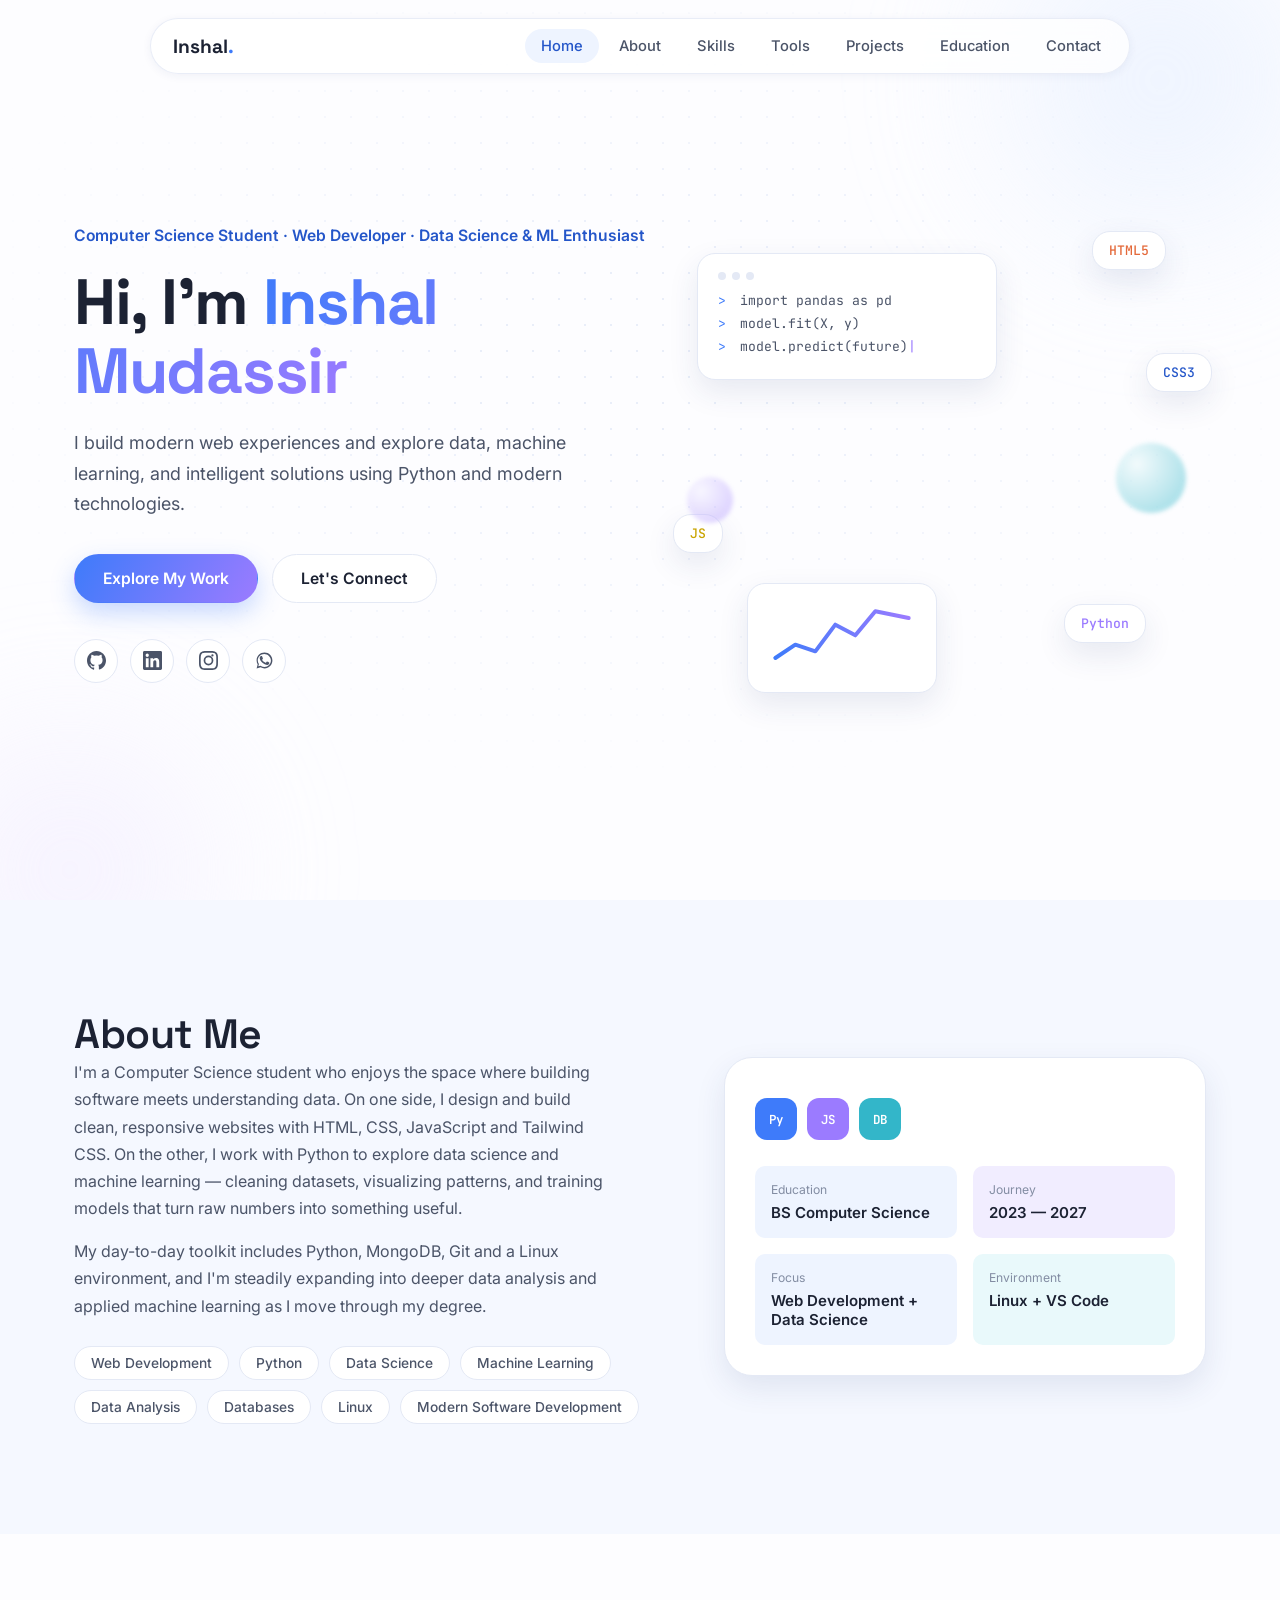
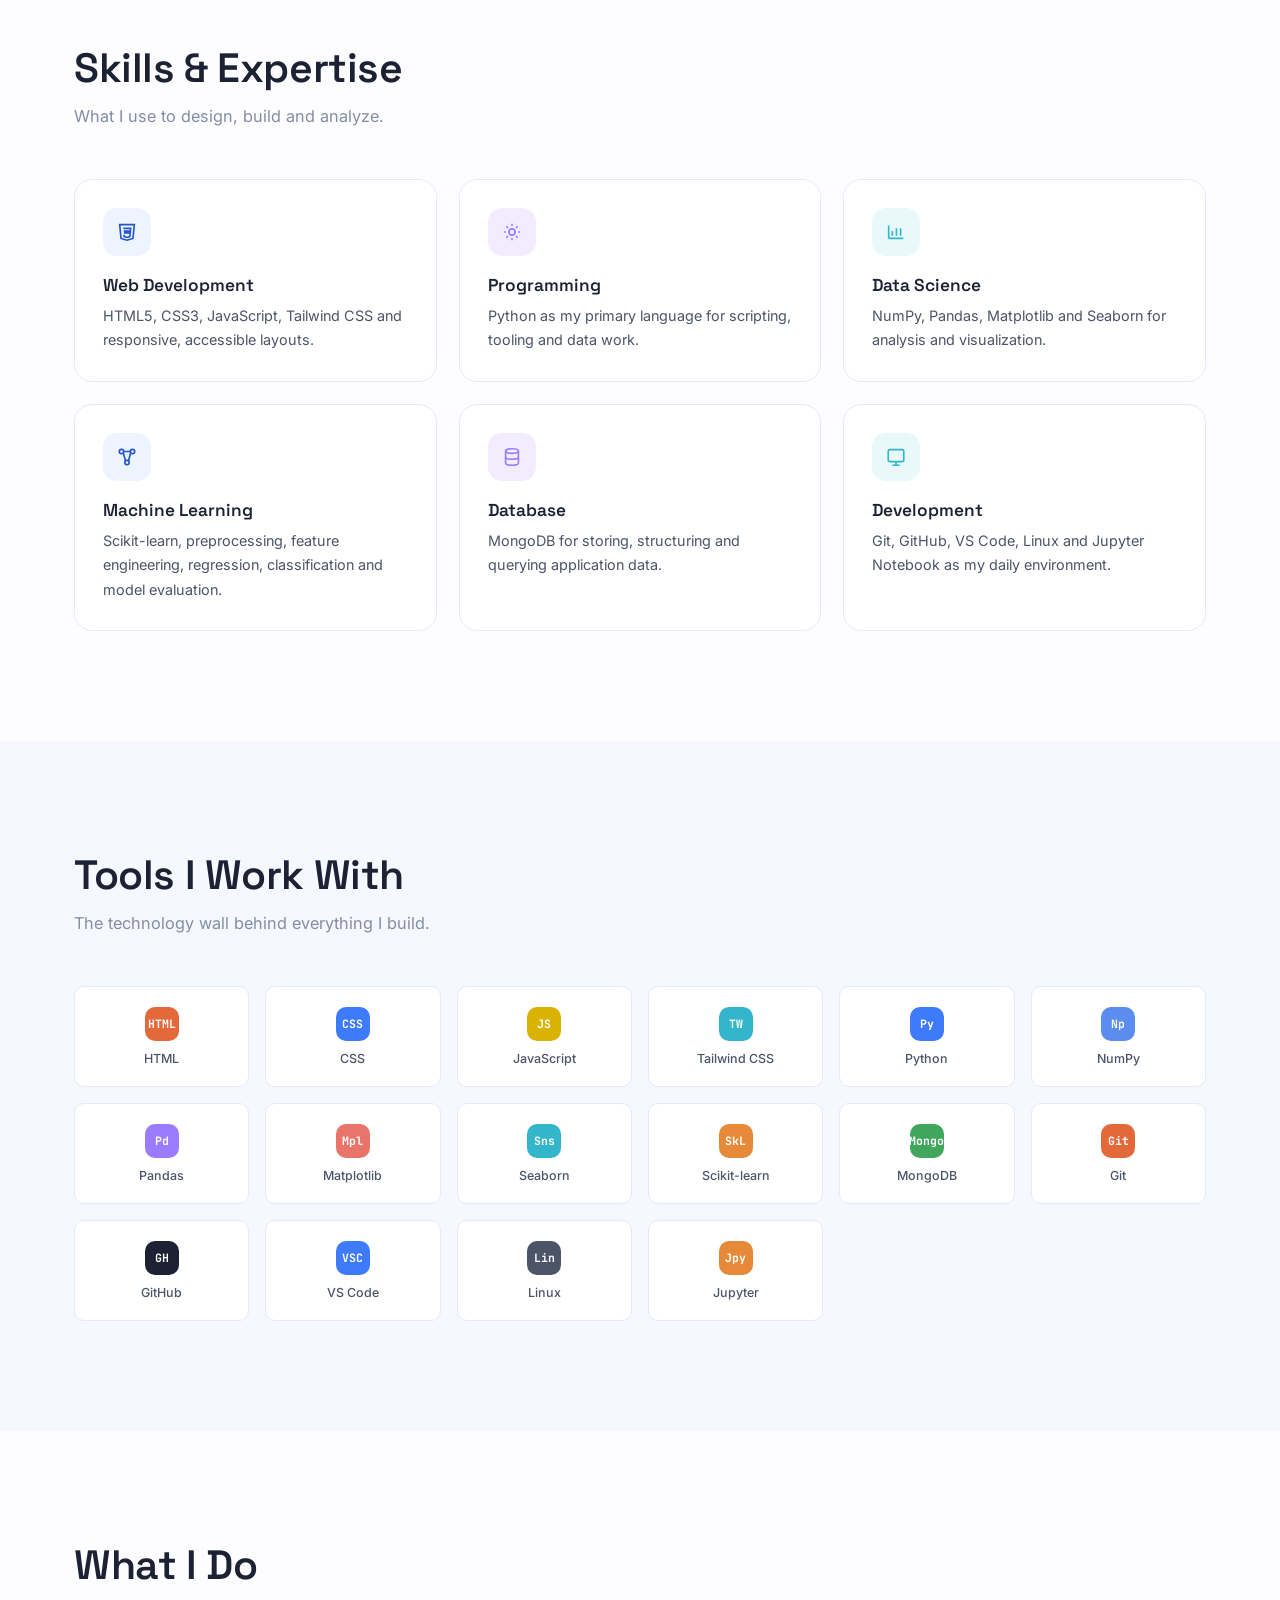
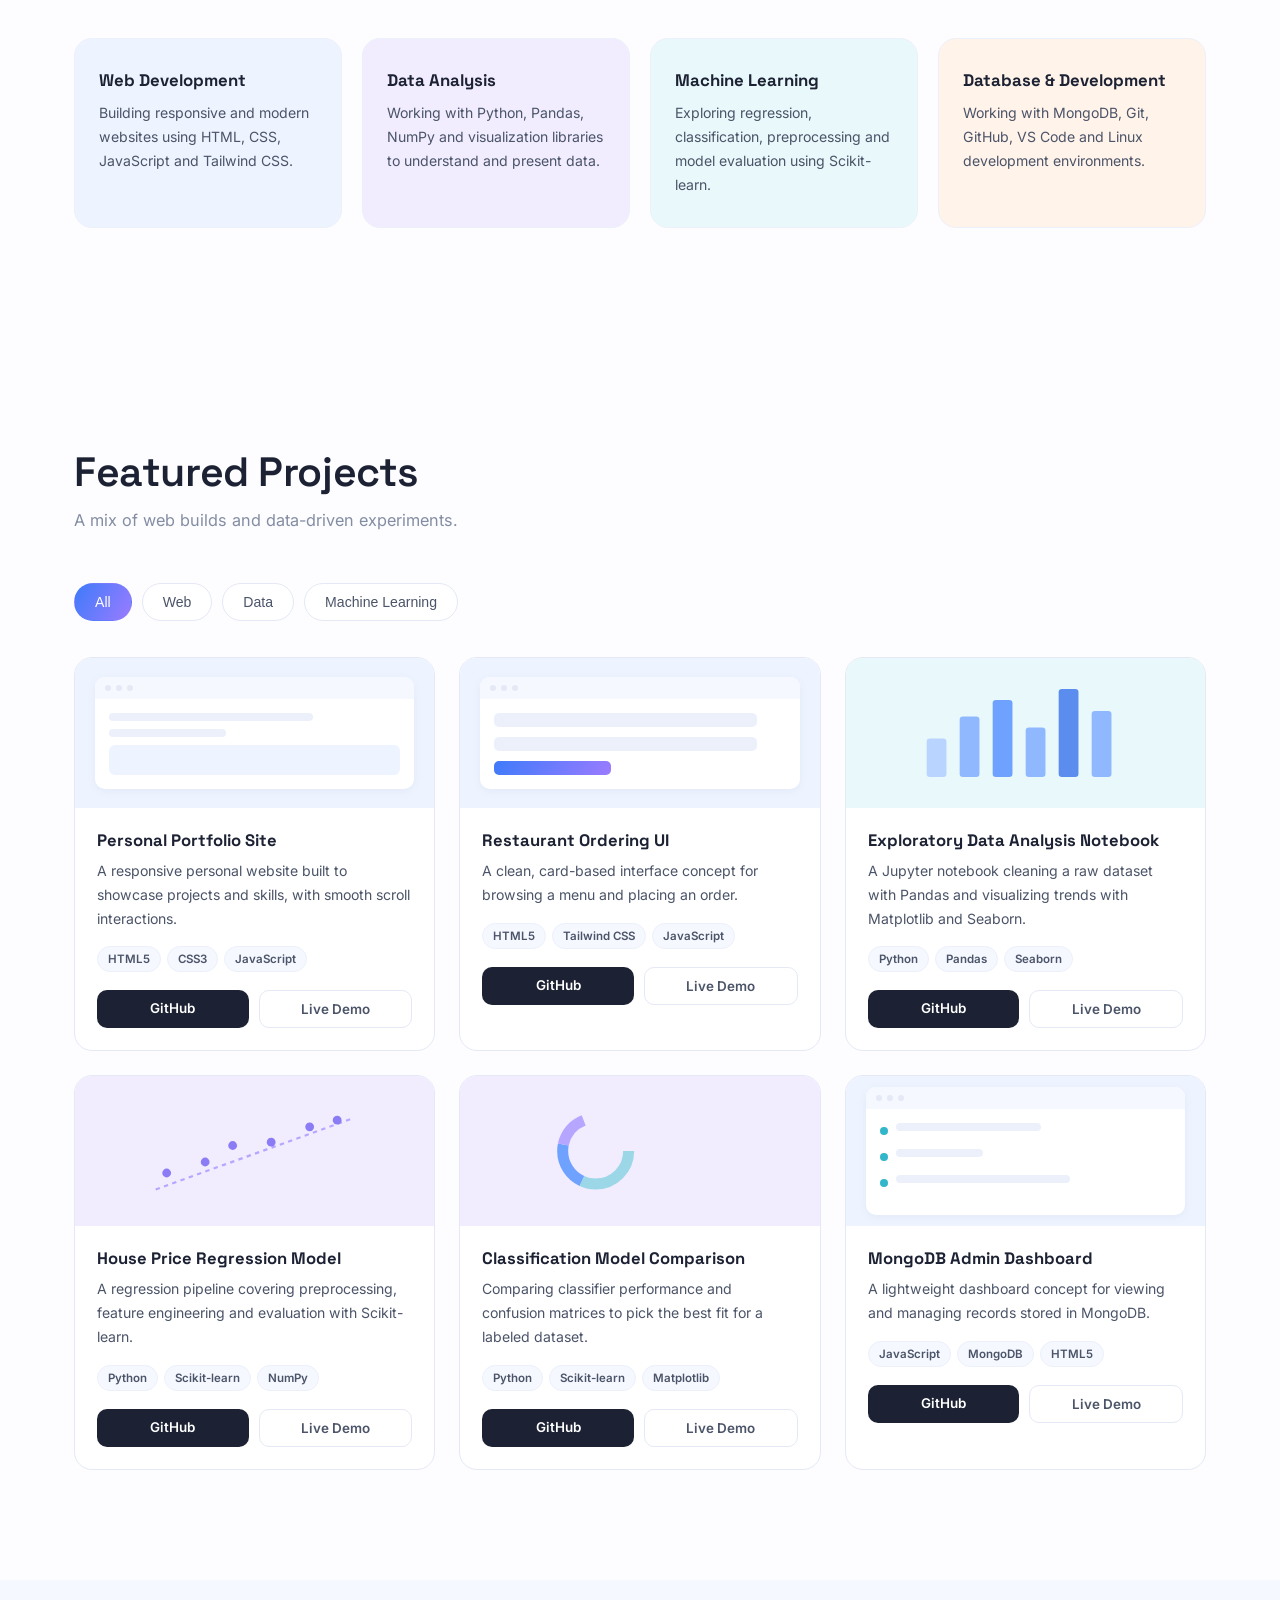
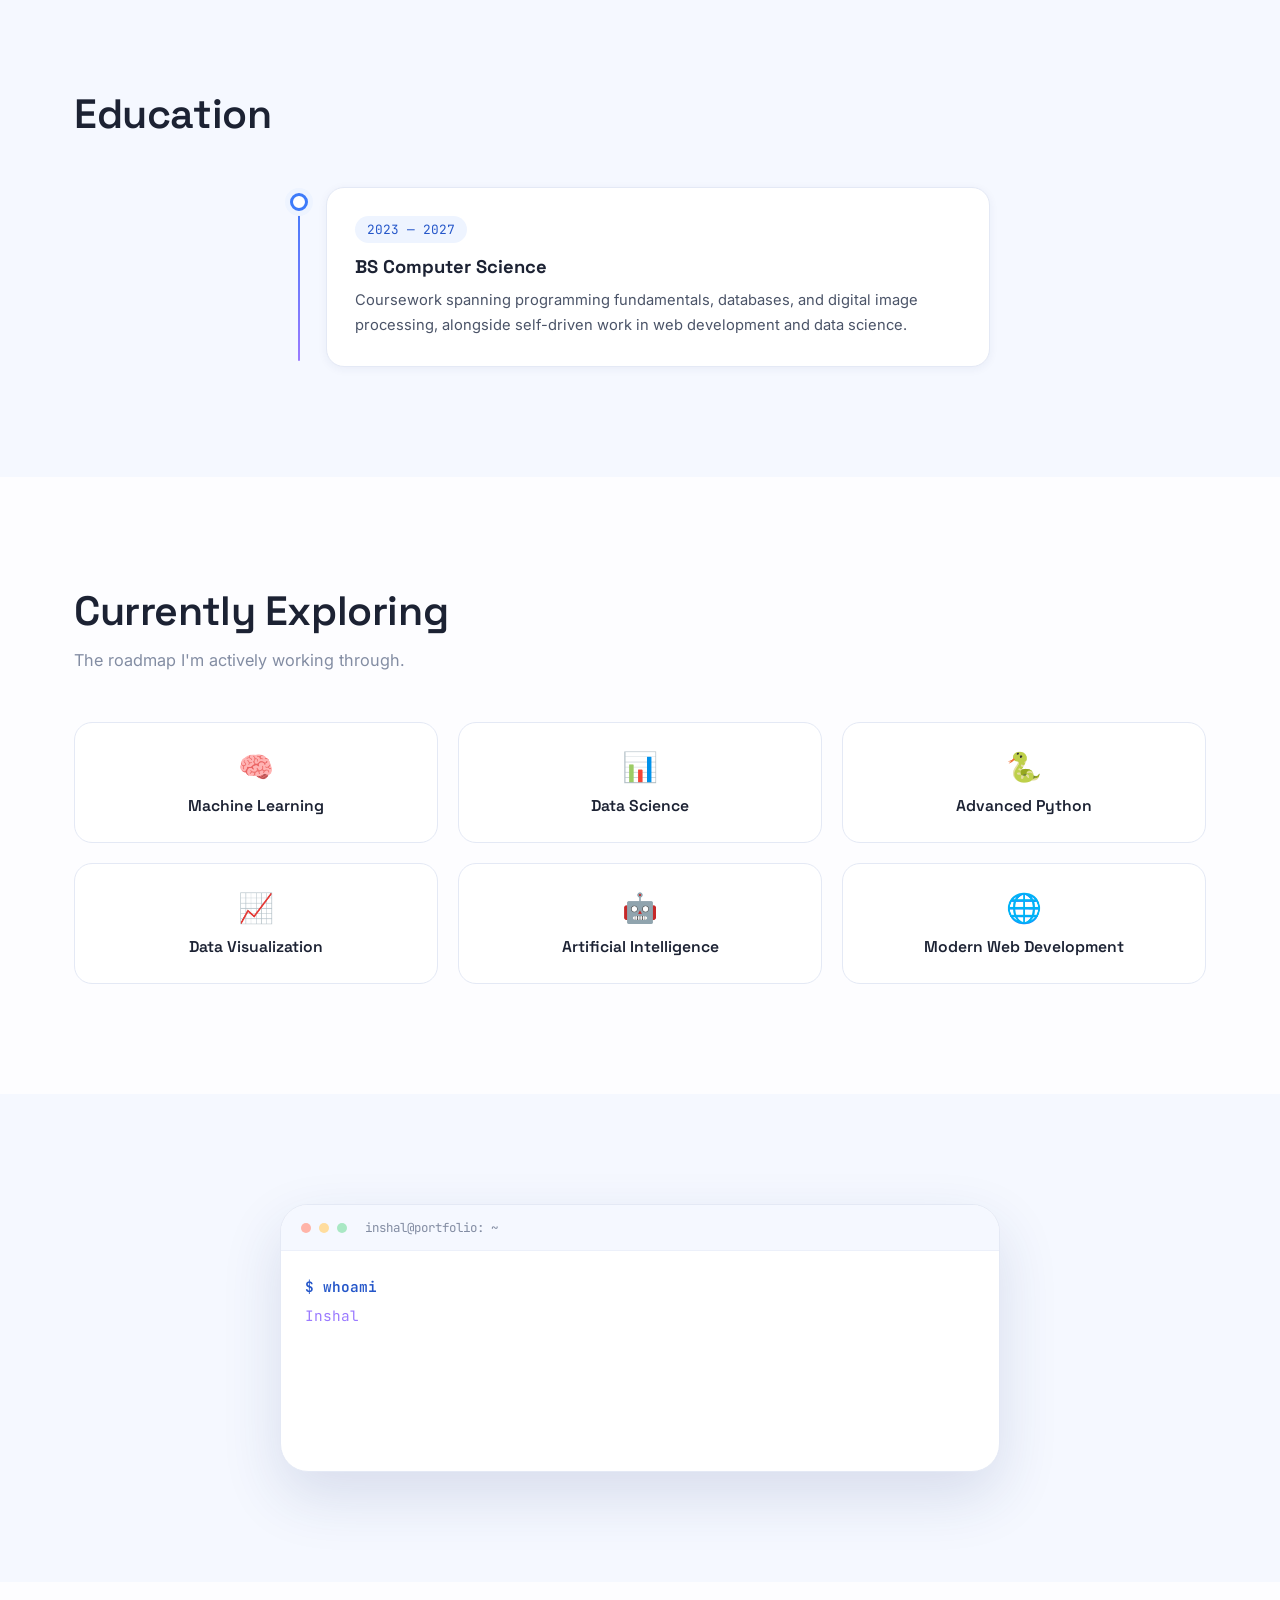
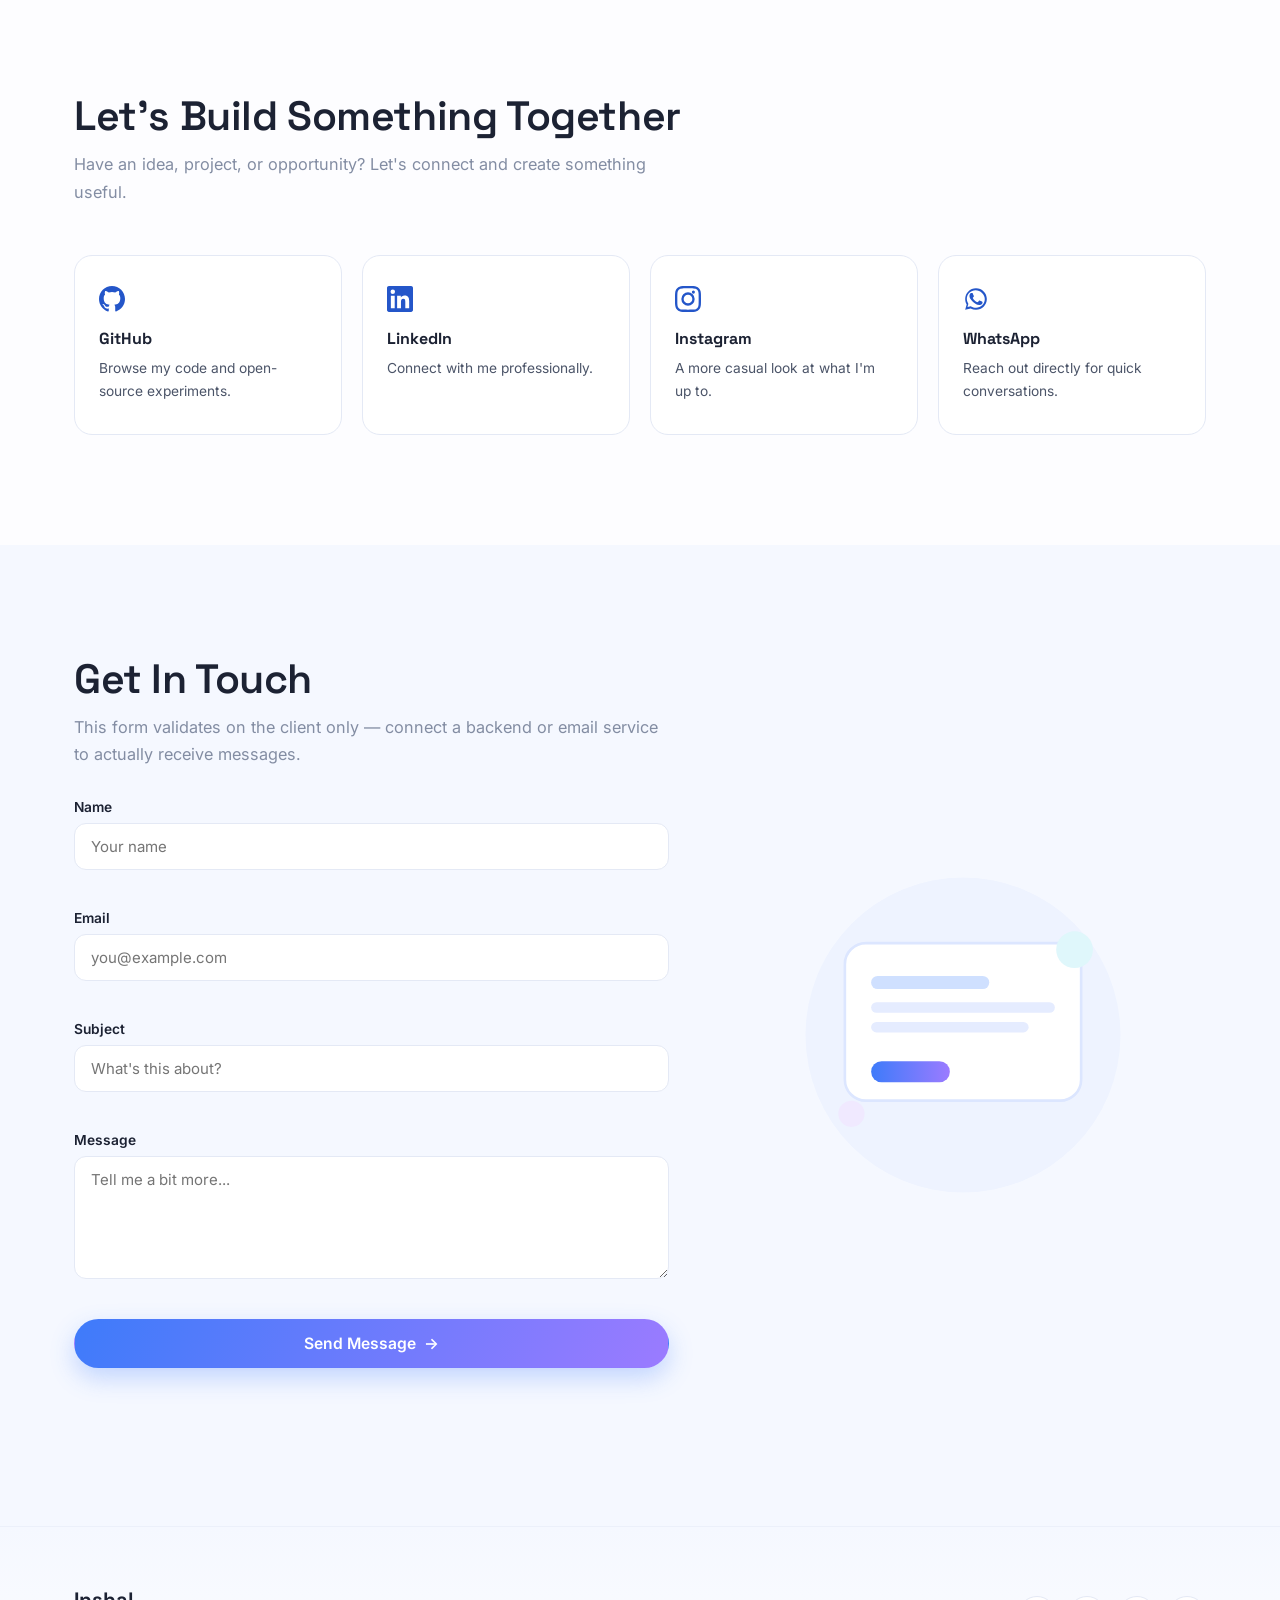
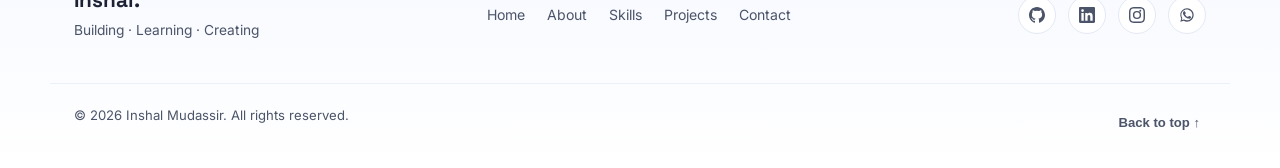
<file: index.html>
<!DOCTYPE html>
<html lang="en">
<head>
<meta charset="UTF-8" />
<meta name="viewport" content="width=device-width, initial-scale=1.0" />
<title>Inshal Mudassir — Web Developer &amp; Data Science Enthusiast</title>
<meta name="description" content="Portfolio of Inshal Mudassir, a Computer Science student building modern web experiences and exploring data science and machine learning with Python." />
<meta name="keywords" content="Inshal Mudassir, Web Developer, Data Science, Machine Learning, Python, Portfolio" />
<meta name="author" content="Inshal Mudassir" />

<meta property="og:title" content="Inshal Mudassir — Web Developer &amp; Data Science Enthusiast" />
<meta property="og:description" content="Computer Science student building modern web experiences and exploring data, ML and intelligent solutions with Python." />
<meta property="og:type" content="website" />

<link rel="preconnect" href="https://fonts.googleapis.com" />
<link rel="preconnect" href="https://fonts.gstatic.com" crossorigin />
<link href="https://fonts.googleapis.com/css2?family=Space+Grotesk:wght@400;500;600;700&family=Inter:wght@400;500;600;700&family=JetBrains+Mono:wght@400;500&display=swap" rel="stylesheet" />

<link rel="stylesheet" href="css/style.css" />
</head>
<body>

<!-- ================= NAVBAR ================= -->
<header class="navbar" id="navbar">
  <div class="navbar__inner">
    <a href="#home" class="navbar__logo">Inshal<span class="dot">.</span></a>

    <nav class="navbar__links" id="navLinks">
      <a href="#home" class="nav-link active" data-section="home">Home</a>
      <a href="#about" class="nav-link" data-section="about">About</a>
      <a href="#skills" class="nav-link" data-section="skills">Skills</a>
      <a href="#tools" class="nav-link" data-section="tools">Tools</a>
      <a href="#projects" class="nav-link" data-section="projects">Projects</a>
      <a href="#education" class="nav-link" data-section="education">Education</a>
      <a href="#contact" class="nav-link" data-section="contact">Contact</a>
    </nav>

    <button class="navbar__toggle" id="navToggle" aria-label="Open menu" aria-expanded="false" aria-controls="mobileMenu">
      <span></span><span></span><span></span>
    </button>
  </div>

  <div class="mobile-menu" id="mobileMenu">
    <a href="#home" class="mobile-link">Home</a>
    <a href="#about" class="mobile-link">About</a>
    <a href="#skills" class="mobile-link">Skills</a>
    <a href="#tools" class="mobile-link">Tools</a>
    <a href="#projects" class="mobile-link">Projects</a>
    <a href="#education" class="mobile-link">Education</a>
    <a href="#contact" class="mobile-link">Contact</a>
  </div>
</header>

<main>

<!-- ================= HERO ================= -->
<section id="home" class="hero">
  <div class="hero__bg" aria-hidden="true">
    <div class="blob blob--one"></div>
    <div class="blob blob--two"></div>
    <div class="dot-grid"></div>
  </div>

  <div class="hero__inner container">
    <div class="hero__content reveal">
      <p class="hero__kicker">Computer Science Student &middot; Web Developer &middot; Data Science &amp; ML Enthusiast</p>
      <h1 class="hero__heading">
        Hi, I'm <span class="gradient-text">Inshal Mudassir</span>
      </h1>
      <p class="hero__desc">
        I build modern web experiences and explore data, machine learning, and intelligent solutions using Python and modern technologies.
      </p>

      <div class="hero__actions">
        <a href="#projects" class="btn btn--primary">Explore My Work</a>
        <a href="#contact" class="btn btn--ghost">Let's Connect</a>
      </div>

      <div class="hero__socials" aria-label="Social links">
        <a href="#" class="social-icon" aria-label="GitHub" data-tip="GitHub">
          <svg viewBox="0 0 24 24" fill="currentColor"><path d="M12 0C5.37 0 0 5.4 0 12.07c0 5.34 3.44 9.87 8.2 11.47.6.11.82-.26.82-.58v-2.17c-3.34.73-4.04-1.63-4.04-1.63-.55-1.4-1.34-1.78-1.34-1.78-1.09-.76.08-.74.08-.74 1.2.09 1.84 1.25 1.84 1.25 1.07 1.86 2.8 1.32 3.49 1.01.1-.79.42-1.32.76-1.63-2.67-.31-5.47-1.36-5.47-6.03 0-1.33.46-2.42 1.24-3.28-.13-.31-.54-1.56.12-3.24 0 0 1.01-.33 3.3 1.26a11.3 11.3 0 0 1 6 0c2.28-1.59 3.29-1.26 3.29-1.26.66 1.68.25 2.93.12 3.24.77.86 1.24 1.95 1.24 3.28 0 4.68-2.81 5.72-5.49 6.02.43.38.81 1.12.81 2.27v3.36c0 .32.22.7.83.58C20.57 21.93 24 17.4 24 12.07 24 5.4 18.63 0 12 0Z"/></svg>
        </a>
        <a href="#" class="social-icon" aria-label="LinkedIn" data-tip="LinkedIn">
          <svg viewBox="0 0 24 24" fill="currentColor"><path d="M20.45 20.45h-3.56v-5.57c0-1.33-.03-3.04-1.85-3.04-1.86 0-2.14 1.45-2.14 2.94v5.67H9.34V9h3.42v1.56h.05c.48-.9 1.64-1.85 3.38-1.85 3.61 0 4.28 2.38 4.28 5.47v6.27ZM5.34 7.43a2.06 2.06 0 1 1 0-4.12 2.06 2.06 0 0 1 0 4.12ZM7.12 20.45H3.56V9h3.56v11.45ZM22.22 0H1.77C.8 0 0 .78 0 1.73v20.53C0 23.22.8 24 1.77 24h20.45c.98 0 1.78-.78 1.78-1.74V1.73C24 .78 23.2 0 22.22 0Z"/></svg>
        </a>
        <a href="#" class="social-icon" aria-label="Instagram" data-tip="Instagram">
          <svg viewBox="0 0 24 24" fill="currentColor"><path d="M12 2.16c3.2 0 3.58.01 4.85.07 1.17.05 1.8.25 2.23.41.56.22.96.48 1.38.9.42.42.68.82.9 1.38.16.42.36 1.06.41 2.23.06 1.27.07 1.65.07 4.85s-.01 3.58-.07 4.85c-.05 1.17-.25 1.8-.41 2.23-.22.56-.48.96-.9 1.38-.42.42-.82.68-1.38.9-.42.16-1.06.36-2.23.41-1.27.06-1.65.07-4.85.07s-3.58-.01-4.85-.07c-1.17-.05-1.8-.25-2.23-.41-.56-.22-.96-.48-1.38-.9-.42-.42-.68-.82-.9-1.38-.16-.42-.36-1.06-.41-2.23-.06-1.27-.07-1.65-.07-4.85s.01-3.58.07-4.85c.05-1.17.25-1.8.41-2.23.22-.56.48-.96.9-1.38.42-.42.82-.68 1.38-.9.42-.16 1.06-.36 2.23-.41 1.27-.06 1.65-.07 4.85-.07M12 0C8.74 0 8.33.01 7.05.07c-1.28.06-2.15.26-2.91.56-.79.31-1.46.72-2.13 1.38-.67.67-1.07 1.34-1.38 2.13-.3.76-.5 1.63-.56 2.91C.01 8.33 0 8.74 0 12s.01 3.67.07 4.95c.06 1.28.26 2.15.56 2.91.31.79.72 1.46 1.38 2.13.67.67 1.34 1.07 2.13 1.38.76.3 1.63.5 2.91.56C8.33 23.99 8.74 24 12 24s3.67-.01 4.95-.07c1.28-.06 2.15-.26 2.91-.56.79-.31 1.46-.72 2.13-1.38.67-.67 1.07-1.34 1.38-2.13.3-.76.5-1.63.56-2.91.06-1.28.07-1.69.07-4.95s-.01-3.67-.07-4.95c-.06-1.28-.26-2.15-.56-2.91a5.9 5.9 0 0 0-1.38-2.13A5.9 5.9 0 0 0 19.86.63c-.76-.3-1.63-.5-2.91-.56C15.67.01 15.26 0 12 0Zm0 5.84a6.16 6.16 0 1 0 0 12.32 6.16 6.16 0 0 0 0-12.32Zm0 10.16a4 4 0 1 1 0-8 4 4 0 0 1 0 8Zm6.41-10.4a1.44 1.44 0 1 1-2.88 0 1.44 1.44 0 0 1 2.88 0Z"/></svg>
        </a>
        <a href="#" class="social-icon" aria-label="WhatsApp" data-tip="WhatsApp">
          <svg viewBox="0 0 24 24" fill="currentColor"><path d="M17.47 14.38c-.3-.15-1.77-.87-2.04-.97-.27-.1-.47-.15-.67.15-.2.3-.77.97-.94 1.17-.17.2-.35.22-.65.07-.3-.15-1.26-.46-2.4-1.48-.89-.79-1.48-1.77-1.66-2.07-.17-.3-.02-.46.13-.61.14-.14.3-.35.45-.52.15-.17.2-.3.3-.5.1-.2.05-.37-.02-.52-.07-.15-.67-1.6-.92-2.2-.24-.58-.49-.5-.67-.5-.17-.01-.37-.01-.57-.01-.2 0-.52.07-.8.37-.27.3-1.04 1.02-1.04 2.48 0 1.46 1.07 2.87 1.22 3.07.15.2 2.1 3.2 5.08 4.49.71.31 1.26.49 1.69.62.71.23 1.35.2 1.86.12.57-.08 1.77-.72 2.02-1.42.25-.7.25-1.3.17-1.42-.07-.13-.27-.2-.57-.35ZM12.02 2C6.5 2 2.02 6.48 2.02 12c0 1.85.5 3.58 1.36 5.07L2 22l5.06-1.33A9.94 9.94 0 0 0 12.02 22C17.55 22 22 17.52 22 12S17.55 2 12.02 2Zm0 18.06c-1.66 0-3.2-.46-4.52-1.25l-.32-.19-3 .79.8-2.93-.21-.3a8.03 8.03 0 0 1-1.24-4.28c0-4.46 3.63-8.09 8.09-8.09S20.11 7.54 20.11 12s-3.63 8.06-8.09 8.06Z"/></svg>
        </a>
      </div>
    </div>

    <div class="hero__visual reveal reveal--delay">
      <div class="dev-illustration">
        <div class="floating-card card--terminal">
          <div class="terminal-dots"><span></span><span></span><span></span></div>
          <div class="terminal-line"><span class="t-prompt">&gt;</span> import pandas as pd</div>
          <div class="terminal-line"><span class="t-prompt">&gt;</span> model.fit(X, y)</div>
          <div class="terminal-line typing"><span class="t-prompt">&gt;</span> <span id="heroTyping"></span><span class="cursor">|</span></div>
        </div>

        <div class="floating-card card--badge badge--html">HTML5</div>
        <div class="floating-card card--badge badge--css">CSS3</div>
        <div class="floating-card card--badge badge--js">JS</div>
        <div class="floating-card card--badge badge--py">Python</div>

        <div class="floating-card card--chart" aria-hidden="true">
          <svg viewBox="0 0 100 60">
            <polyline points="0,45 15,35 30,40 45,20 60,28 75,10 100,15" fill="none" stroke="url(#chartGrad)" stroke-width="3" stroke-linecap="round" stroke-linejoin="round"/>
            <defs>
              <linearGradient id="chartGrad" x1="0" y1="0" x2="1" y2="0">
                <stop offset="0%" stop-color="#3E7BFA"/>
                <stop offset="100%" stop-color="#9B7BFF"/>
              </linearGradient>
            </defs>
          </svg>
        </div>

        <div class="blob-shape blob-shape--a"></div>
        <div class="blob-shape blob-shape--b"></div>
      </div>
    </div>
  </div>
</section>

<!-- ================= ABOUT ================= -->
<section id="about" class="about">
  <div class="container about__grid">
    <div class="about__text reveal">
      <h2 class="section-heading">About Me</h2>
      <p>
        I'm a Computer Science student who enjoys the space where building software meets understanding data.
        On one side, I design and build clean, responsive websites with HTML, CSS, JavaScript and Tailwind CSS.
        On the other, I work with Python to explore data science and machine learning — cleaning datasets,
        visualizing patterns, and training models that turn raw numbers into something useful.
      </p>
      <p>
        My day-to-day toolkit includes Python, MongoDB, Git and a Linux environment, and I'm steadily
        expanding into deeper data analysis and applied machine learning as I move through my degree.
      </p>

      <ul class="about__tags">
        <li>Web Development</li>
        <li>Python</li>
        <li>Data Science</li>
        <li>Machine Learning</li>
        <li>Data Analysis</li>
        <li>Databases</li>
        <li>Linux</li>
        <li>Modern Software Development</li>
      </ul>
    </div>

    <div class="about__visual reveal reveal--delay">
      <div class="profile-card">
        <div class="profile-card__badges">
          <span class="mini-badge mini-badge--1">Py</span>
          <span class="mini-badge mini-badge--2">JS</span>
          <span class="mini-badge mini-badge--3">DB</span>
        </div>

        <div class="info-grid">
          <div class="info-item">
            <span class="info-label">Education</span>
            <span class="info-value">BS Computer Science</span>
          </div>
          <div class="info-item">
            <span class="info-label">Journey</span>
            <span class="info-value">2023 — 2027</span>
          </div>
          <div class="info-item">
            <span class="info-label">Focus</span>
            <span class="info-value">Web Development + Data Science</span>
          </div>
          <div class="info-item">
            <span class="info-label">Environment</span>
            <span class="info-value">Linux + VS Code</span>
          </div>
        </div>
      </div>
    </div>
  </div>
</section>

<!-- ================= SKILLS ================= -->
<section id="skills" class="skills">
  <div class="container">
    <div class="section-intro reveal">
      <h2 class="section-heading">Skills &amp; Expertise</h2>
      <p class="section-sub">What I use to design, build and analyze.</p>
    </div>

    <div class="skills__grid">

      <div class="skill-card reveal">
        <div class="skill-card__icon icon--blue">
          <svg viewBox="0 0 24 24" fill="none" stroke="currentColor" stroke-width="1.8"><path d="M4 4h16l-1.5 15L12 21l-6.5-2L4 4Z"/><path d="M8 8h8l-.3 3H9.3l.2 2h6l-.4 4-3.1 1-3.1-1-.2-2"/></svg>
        </div>
        <h3>Web Development</h3>
        <p>HTML5, CSS3, JavaScript, Tailwind CSS and responsive, accessible layouts.</p>
      </div>

      <div class="skill-card reveal">
        <div class="skill-card__icon icon--purple">
          <svg viewBox="0 0 24 24" fill="none" stroke="currentColor" stroke-width="1.8"><path d="M9.5 3h3l.5 3.5 2-2.7 2.6 1.5-1 3.3 3.3-1 1.5 2.6-2.7 2 3.5.5v3l-3.5.5 2.7 2-1.5 2.6-3.3-1 1 3.3-2.6 1.5-2-2.7-.5 3.5h-3l-.5-3.5-2 2.7-2.6-1.5 1-3.3-3.3 1-1.5-2.6 2.7-2L3 13v-3l3.5-.5-2.7-2 1.5-2.6 3.3 1-1-3.3L10.1 1l2 2.7L9.5 3Z" opacity=".0"/><circle cx="12" cy="12" r="3.4"/><path d="M12 3v2.4M12 18.6V21M21 12h-2.4M5.4 12H3M18.1 5.9l-1.7 1.7M7.6 16.4l-1.7 1.7M18.1 18.1l-1.7-1.7M7.6 7.6 5.9 5.9"/></svg>
        </div>
        <h3>Programming</h3>
        <p>Python as my primary language for scripting, tooling and data work.</p>
      </div>

      <div class="skill-card reveal">
        <div class="skill-card__icon icon--cyan">
          <svg viewBox="0 0 24 24" fill="none" stroke="currentColor" stroke-width="1.8"><path d="M4 19V5M4 19h16M8 16v-5M12.5 16V8M17 16v-8"/></svg>
        </div>
        <h3>Data Science</h3>
        <p>NumPy, Pandas, Matplotlib and Seaborn for analysis and visualization.</p>
      </div>

      <div class="skill-card reveal">
        <div class="skill-card__icon icon--blue">
          <svg viewBox="0 0 24 24" fill="none" stroke="currentColor" stroke-width="1.8"><circle cx="6" cy="6" r="2.4"/><circle cx="18" cy="6" r="2.4"/><circle cx="12" cy="18" r="2.4"/><path d="M7.9 7.3 10.4 16M16.1 7.3 13.6 16M8.4 6h7.2"/></svg>
        </div>
        <h3>Machine Learning</h3>
        <p>Scikit-learn, preprocessing, feature engineering, regression, classification and model evaluation.</p>
      </div>

      <div class="skill-card reveal">
        <div class="skill-card__icon icon--purple">
          <svg viewBox="0 0 24 24" fill="none" stroke="currentColor" stroke-width="1.8"><ellipse cx="12" cy="5.5" rx="7" ry="2.5"/><path d="M5 5.5V12c0 1.4 3.1 2.5 7 2.5s7-1.1 7-2.5V5.5"/><path d="M5 12v6.5c0 1.4 3.1 2.5 7 2.5s7-1.1 7-2.5V12"/></svg>
        </div>
        <h3>Database</h3>
        <p>MongoDB for storing, structuring and querying application data.</p>
      </div>

      <div class="skill-card reveal">
        <div class="skill-card__icon icon--cyan">
          <svg viewBox="0 0 24 24" fill="none" stroke="currentColor" stroke-width="1.8"><rect x="3.5" y="4" width="17" height="13" rx="2"/><path d="M8 21h8M12 17v4"/></svg>
        </div>
        <h3>Development</h3>
        <p>Git, GitHub, VS Code, Linux and Jupyter Notebook as my daily environment.</p>
      </div>

    </div>
  </div>
</section>

<!-- ================= TOOLS ================= -->
<section id="tools" class="tools">
  <div class="container">
    <div class="section-intro reveal">
      <h2 class="section-heading">Tools I Work With</h2>
      <p class="section-sub">The technology wall behind everything I build.</p>
    </div>

    <div class="tools__wall" id="toolsWall">
      <!-- populated by JS -->
    </div>
  </div>
</section>

<!-- ================= WHAT I DO ================= -->
<section id="what-i-do" class="what-i-do">
  <div class="container">
    <div class="section-intro reveal">
      <h2 class="section-heading">What I Do</h2>
    </div>

    <div class="whatido__grid">
      <div class="whatido-card whatido-card--blue reveal">
        <h3>Web Development</h3>
        <p>Building responsive and modern websites using HTML, CSS, JavaScript and Tailwind CSS.</p>
      </div>
      <div class="whatido-card whatido-card--lavender reveal">
        <h3>Data Analysis</h3>
        <p>Working with Python, Pandas, NumPy and visualization libraries to understand and present data.</p>
      </div>
      <div class="whatido-card whatido-card--cyan reveal">
        <h3>Machine Learning</h3>
        <p>Exploring regression, classification, preprocessing and model evaluation using Scikit-learn.</p>
      </div>
      <div class="whatido-card whatido-card--peach reveal">
        <h3>Database &amp; Development</h3>
        <p>Working with MongoDB, Git, GitHub, VS Code and Linux development environments.</p>
      </div>
    </div>
  </div>
</section>

<!-- ================= PROJECTS ================= -->
<section id="projects" class="projects">
  <div class="container">
    <div class="section-intro reveal">
      <h2 class="section-heading">Featured Projects</h2>
      <p class="section-sub">A mix of web builds and data-driven experiments.</p>
    </div>

    <div class="projects__filters reveal" role="tablist" aria-label="Filter projects">
      <button class="filter-btn active" data-filter="all">All</button>
      <button class="filter-btn" data-filter="web">Web</button>
      <button class="filter-btn" data-filter="data">Data</button>
      <button class="filter-btn" data-filter="ml">Machine Learning</button>
    </div>

    <div class="projects__grid" id="projectsGrid">

      <article class="project-card reveal" data-cat="web">
        <div class="project-card__preview preview--web" aria-hidden="true">
          <div class="preview-window">
            <div class="preview-window__bar"><span></span><span></span><span></span></div>
            <div class="preview-window__body">
              <div class="preview-line w-70"></div>
              <div class="preview-line w-40"></div>
              <div class="preview-block"></div>
            </div>
          </div>
        </div>
        <div class="project-card__body">
          <h3>Personal Portfolio Site</h3>
          <p>A responsive personal website built to showcase projects and skills, with smooth scroll interactions.</p>
          <div class="badge-row">
            <span class="tech-badge">HTML5</span>
            <span class="tech-badge">CSS3</span>
            <span class="tech-badge">JavaScript</span>
          </div>
          <div class="project-card__links">
            <a href="#" class="link-btn">GitHub</a>
            <a href="#" class="link-btn link-btn--ghost">Live Demo</a>
          </div>
        </div>
      </article>

      <article class="project-card reveal" data-cat="web">
        <div class="project-card__preview preview--form" aria-hidden="true">
          <div class="preview-window">
            <div class="preview-window__bar"><span></span><span></span><span></span></div>
            <div class="preview-window__body">
              <div class="preview-input"></div>
              <div class="preview-input"></div>
              <div class="preview-btn"></div>
            </div>
          </div>
        </div>
        <div class="project-card__body">
          <h3>Restaurant Ordering UI</h3>
          <p>A clean, card-based interface concept for browsing a menu and placing an order.</p>
          <div class="badge-row">
            <span class="tech-badge">HTML5</span>
            <span class="tech-badge">Tailwind CSS</span>
            <span class="tech-badge">JavaScript</span>
          </div>
          <div class="project-card__links">
            <a href="#" class="link-btn">GitHub</a>
            <a href="#" class="link-btn link-btn--ghost">Live Demo</a>
          </div>
        </div>
      </article>

      <article class="project-card reveal" data-cat="data">
        <div class="project-card__preview preview--data" aria-hidden="true">
          <svg viewBox="0 0 200 100" class="preview-chart">
            <rect x="10" y="55" width="18" height="35" rx="3" fill="#B9D4FF"/>
            <rect x="40" y="35" width="18" height="55" rx="3" fill="#8FB8FF"/>
            <rect x="70" y="20" width="18" height="70" rx="3" fill="#6FA1FF"/>
            <rect x="100" y="45" width="18" height="45" rx="3" fill="#8FB8FF"/>
            <rect x="130" y="10" width="18" height="80" rx="3" fill="#5B8DEF"/>
            <rect x="160" y="30" width="18" height="60" rx="3" fill="#8FB8FF"/>
          </svg>
        </div>
        <div class="project-card__body">
          <h3>Exploratory Data Analysis Notebook</h3>
          <p>A Jupyter notebook cleaning a raw dataset with Pandas and visualizing trends with Matplotlib and Seaborn.</p>
          <div class="badge-row">
            <span class="tech-badge">Python</span>
            <span class="tech-badge">Pandas</span>
            <span class="tech-badge">Seaborn</span>
          </div>
          <div class="project-card__links">
            <a href="#" class="link-btn">GitHub</a>
            <a href="#" class="link-btn link-btn--ghost">Live Demo</a>
          </div>
        </div>
      </article>

      <article class="project-card reveal" data-cat="ml">
        <div class="project-card__preview preview--ml" aria-hidden="true">
          <svg viewBox="0 0 200 100" class="preview-chart">
            <line x1="10" y1="85" x2="190" y2="20" stroke="#B7A6FF" stroke-width="2" stroke-dasharray="4 4"/>
            <circle cx="20" cy="70" r="4" fill="#8B7CF6"/>
            <circle cx="55" cy="60" r="4" fill="#8B7CF6"/>
            <circle cx="80" cy="45" r="4" fill="#8B7CF6"/>
            <circle cx="115" cy="42" r="4" fill="#8B7CF6"/>
            <circle cx="150" cy="28" r="4" fill="#8B7CF6"/>
            <circle cx="175" cy="22" r="4" fill="#8B7CF6"/>
          </svg>
        </div>
        <div class="project-card__body">
          <h3>House Price Regression Model</h3>
          <p>A regression pipeline covering preprocessing, feature engineering and evaluation with Scikit-learn.</p>
          <div class="badge-row">
            <span class="tech-badge">Python</span>
            <span class="tech-badge">Scikit-learn</span>
            <span class="tech-badge">NumPy</span>
          </div>
          <div class="project-card__links">
            <a href="#" class="link-btn">GitHub</a>
            <a href="#" class="link-btn link-btn--ghost">Live Demo</a>
          </div>
        </div>
      </article>

      <article class="project-card reveal" data-cat="ml">
        <div class="project-card__preview preview--ml2" aria-hidden="true">
          <svg viewBox="0 0 200 100" class="preview-chart">
            <circle cx="60" cy="50" r="30" fill="none" stroke="#9BD7E6" stroke-width="10" stroke-dasharray="60 130"/>
            <circle cx="60" cy="50" r="30" fill="none" stroke="#6FA1FF" stroke-width="10" stroke-dasharray="40 150" stroke-dashoffset="-60"/>
            <circle cx="60" cy="50" r="30" fill="none" stroke="#B7A6FF" stroke-width="10" stroke-dasharray="30 160" stroke-dashoffset="-100"/>
          </svg>
        </div>
        <div class="project-card__body">
          <h3>Classification Model Comparison</h3>
          <p>Comparing classifier performance and confusion matrices to pick the best fit for a labeled dataset.</p>
          <div class="badge-row">
            <span class="tech-badge">Python</span>
            <span class="tech-badge">Scikit-learn</span>
            <span class="tech-badge">Matplotlib</span>
          </div>
          <div class="project-card__links">
            <a href="#" class="link-btn">GitHub</a>
            <a href="#" class="link-btn link-btn--ghost">Live Demo</a>
          </div>
        </div>
      </article>

      <article class="project-card reveal" data-cat="web">
        <div class="project-card__preview preview--db" aria-hidden="true">
          <div class="preview-window">
            <div class="preview-window__bar"><span></span><span></span><span></span></div>
            <div class="preview-window__body">
              <div class="preview-row"><span class="dot-status"></span><div class="preview-line w-50"></div></div>
              <div class="preview-row"><span class="dot-status"></span><div class="preview-line w-30"></div></div>
              <div class="preview-row"><span class="dot-status"></span><div class="preview-line w-60"></div></div>
            </div>
          </div>
        </div>
        <div class="project-card__body">
          <h3>MongoDB Admin Dashboard</h3>
          <p>A lightweight dashboard concept for viewing and managing records stored in MongoDB.</p>
          <div class="badge-row">
            <span class="tech-badge">JavaScript</span>
            <span class="tech-badge">MongoDB</span>
            <span class="tech-badge">HTML5</span>
          </div>
          <div class="project-card__links">
            <a href="#" class="link-btn">GitHub</a>
            <a href="#" class="link-btn link-btn--ghost">Live Demo</a>
          </div>
        </div>
      </article>

    </div>
  </div>
</section>

<!-- ================= EDUCATION ================= -->
<section id="education" class="education">
  <div class="container">
    <div class="section-intro reveal">
      <h2 class="section-heading">Education</h2>
    </div>

    <div class="timeline">
      <div class="timeline__line" aria-hidden="true"></div>
      <div class="timeline__item reveal">
        <div class="timeline__node"></div>
        <div class="timeline__card">
          <span class="timeline__years">2023 — 2027</span>
          <h3>BS Computer Science</h3>
          <p>Coursework spanning programming fundamentals, databases, and digital image processing, alongside self-driven work in web development and data science.</p>
        </div>
      </div>
    </div>
  </div>
</section>

<!-- ================= LEARNING JOURNEY ================= -->
<section id="learning" class="learning">
  <div class="container">
    <div class="section-intro reveal">
      <h2 class="section-heading">Currently Exploring</h2>
      <p class="section-sub">The roadmap I'm actively working through.</p>
    </div>

    <div class="roadmap">
      <div class="roadmap-card reveal">
        <span class="roadmap-card__icon">🧠</span>
        <h3>Machine Learning</h3>
      </div>
      <div class="roadmap-card reveal">
        <span class="roadmap-card__icon">📊</span>
        <h3>Data Science</h3>
      </div>
      <div class="roadmap-card reveal">
        <span class="roadmap-card__icon">🐍</span>
        <h3>Advanced Python</h3>
      </div>
      <div class="roadmap-card reveal">
        <span class="roadmap-card__icon">📈</span>
        <h3>Data Visualization</h3>
      </div>
      <div class="roadmap-card reveal">
        <span class="roadmap-card__icon">🤖</span>
        <h3>Artificial Intelligence</h3>
      </div>
      <div class="roadmap-card reveal">
        <span class="roadmap-card__icon">🌐</span>
        <h3>Modern Web Development</h3>
      </div>
    </div>
  </div>
</section>

<!-- ================= TERMINAL ================= -->
<section class="dev-terminal">
  <div class="container">
    <div class="terminal-card reveal">
      <div class="terminal-card__bar">
        <span class="t-dot t-dot--red"></span>
        <span class="t-dot t-dot--yellow"></span>
        <span class="t-dot t-dot--green"></span>
        <span class="terminal-card__title">inshal@portfolio: ~</span>
      </div>
      <div class="terminal-card__body" id="terminalBody"></div>
    </div>
  </div>
</section>

<!-- ================= CONNECT ================= -->
<section class="connect">
  <div class="container">
    <div class="section-intro reveal">
      <h2 class="section-heading">Let's Build Something Together</h2>
      <p class="section-sub">Have an idea, project, or opportunity? Let's connect and create something useful.</p>
    </div>

    <div class="connect__grid">
      <a href="#" class="connect-card reveal">
        <svg viewBox="0 0 24 24" fill="currentColor"><path d="M12 0C5.37 0 0 5.4 0 12.07c0 5.34 3.44 9.87 8.2 11.47.6.11.82-.26.82-.58v-2.17c-3.34.73-4.04-1.63-4.04-1.63-.55-1.4-1.34-1.78-1.34-1.78-1.09-.76.08-.74.08-.74 1.2.09 1.84 1.25 1.84 1.25 1.07 1.86 2.8 1.32 3.49 1.01.1-.79.42-1.32.76-1.63-2.67-.31-5.47-1.36-5.47-6.03 0-1.33.46-2.42 1.24-3.28-.13-.31-.54-1.56.12-3.24 0 0 1.01-.33 3.3 1.26a11.3 11.3 0 0 1 6 0c2.28-1.59 3.29-1.26 3.29-1.26.66 1.68.25 2.93.12 3.24.77.86 1.24 1.95 1.24 3.28 0 4.68-2.81 5.72-5.49 6.02.43.38.81 1.12.81 2.27v3.36c0 .32.22.7.83.58C20.57 21.93 24 17.4 24 12.07 24 5.4 18.63 0 12 0Z"/></svg>
        <h3>GitHub</h3>
        <p>Browse my code and open-source experiments.</p>
      </a>

      <a href="#" class="connect-card reveal">
        <svg viewBox="0 0 24 24" fill="currentColor"><path d="M20.45 20.45h-3.56v-5.57c0-1.33-.03-3.04-1.85-3.04-1.86 0-2.14 1.45-2.14 2.94v5.67H9.34V9h3.42v1.56h.05c.48-.9 1.64-1.85 3.38-1.85 3.61 0 4.28 2.38 4.28 5.47v6.27ZM5.34 7.43a2.06 2.06 0 1 1 0-4.12 2.06 2.06 0 0 1 0 4.12ZM7.12 20.45H3.56V9h3.56v11.45ZM22.22 0H1.77C.8 0 0 .78 0 1.73v20.53C0 23.22.8 24 1.77 24h20.45c.98 0 1.78-.78 1.78-1.74V1.73C24 .78 23.2 0 22.22 0Z"/></svg>
        <h3>LinkedIn</h3>
        <p>Connect with me professionally.</p>
      </a>

      <a href="#" class="connect-card reveal">
        <svg viewBox="0 0 24 24" fill="currentColor"><path d="M12 2.16c3.2 0 3.58.01 4.85.07 1.17.05 1.8.25 2.23.41.56.22.96.48 1.38.9.42.42.68.82.9 1.38.16.42.36 1.06.41 2.23.06 1.27.07 1.65.07 4.85s-.01 3.58-.07 4.85c-.05 1.17-.25 1.8-.41 2.23-.22.56-.48.96-.9 1.38-.42.42-.82.68-1.38.9-.42.16-1.06.36-2.23.41-1.27.06-1.65.07-4.85.07s-3.58-.01-4.85-.07c-1.17-.05-1.8-.25-2.23-.41-.56-.22-.96-.48-1.38-.9-.42-.42-.68-.82-.9-1.38-.16-.42-.36-1.06-.41-2.23-.06-1.27-.07-1.65-.07-4.85s.01-3.58.07-4.85c.05-1.17.25-1.8.41-2.23.22-.56.48-.96.9-1.38.42-.42.82-.68 1.38-.9.42-.16 1.06-.36 2.23-.41 1.27-.06 1.65-.07 4.85-.07M12 0C8.74 0 8.33.01 7.05.07c-1.28.06-2.15.26-2.91.56-.79.31-1.46.72-2.13 1.38-.67.67-1.07 1.34-1.38 2.13-.3.76-.5 1.63-.56 2.91C.01 8.33 0 8.74 0 12s.01 3.67.07 4.95c.06 1.28.26 2.15.56 2.91.31.79.72 1.46 1.38 2.13.67.67 1.34 1.07 2.13 1.38.76.3 1.63.5 2.91.56C8.33 23.99 8.74 24 12 24s3.67-.01 4.95-.07c1.28-.06 2.15-.26 2.91-.56.79-.31 1.46-.72 2.13-1.38.67-.67 1.07-1.34 1.38-2.13.3-.76.5-1.63.56-2.91.06-1.28.07-1.69.07-4.95s-.01-3.67-.07-4.95c-.06-1.28-.26-2.15-.56-2.91a5.9 5.9 0 0 0-1.38-2.13A5.9 5.9 0 0 0 19.86.63c-.76-.3-1.63-.5-2.91-.56C15.67.01 15.26 0 12 0Zm0 5.84a6.16 6.16 0 1 0 0 12.32 6.16 6.16 0 0 0 0-12.32Zm0 10.16a4 4 0 1 1 0-8 4 4 0 0 1 0 8Zm6.41-10.4a1.44 1.44 0 1 1-2.88 0 1.44 1.44 0 0 1 2.88 0Z"/></svg>
        <h3>Instagram</h3>
        <p>A more casual look at what I'm up to.</p>
      </a>

      <a href="#" class="connect-card reveal">
        <svg viewBox="0 0 24 24" fill="currentColor"><path d="M17.47 14.38c-.3-.15-1.77-.87-2.04-.97-.27-.1-.47-.15-.67.15-.2.3-.77.97-.94 1.17-.17.2-.35.22-.65.07-.3-.15-1.26-.46-2.4-1.48-.89-.79-1.48-1.77-1.66-2.07-.17-.3-.02-.46.13-.61.14-.14.3-.35.45-.52.15-.17.2-.3.3-.5.1-.2.05-.37-.02-.52-.07-.15-.67-1.6-.92-2.2-.24-.58-.49-.5-.67-.5-.17-.01-.37-.01-.57-.01-.2 0-.52.07-.8.37-.27.3-1.04 1.02-1.04 2.48 0 1.46 1.07 2.87 1.22 3.07.15.2 2.1 3.2 5.08 4.49.71.31 1.26.49 1.69.62.71.23 1.35.2 1.86.12.57-.08 1.77-.72 2.02-1.42.25-.7.25-1.3.17-1.42-.07-.13-.27-.2-.57-.35ZM12.02 2C6.5 2 2.02 6.48 2.02 12c0 1.85.5 3.58 1.36 5.07L2 22l5.06-1.33A9.94 9.94 0 0 0 12.02 22C17.55 22 22 17.52 22 12S17.55 2 12.02 2Zm0 18.06c-1.66 0-3.2-.46-4.52-1.25l-.32-.19-3 .79.8-2.93-.21-.3a8.03 8.03 0 0 1-1.24-4.28c0-4.46 3.63-8.09 8.09-8.09S20.11 7.54 20.11 12s-3.63 8.06-8.09 8.06Z"/></svg>
        <h3>WhatsApp</h3>
        <p>Reach out directly for quick conversations.</p>
      </a>
    </div>
  </div>
</section>

<!-- ================= CONTACT ================= -->
<section id="contact" class="contact">
  <div class="container contact__grid">
    <div class="contact__form-wrap reveal">
      <h2 class="section-heading">Get In Touch</h2>
      <p class="section-sub">This form validates on the client only — connect a backend or email service to actually receive messages.</p>

      <form class="contact-form" id="contactForm" novalidate>
        <div class="form-row">
          <label for="name">Name</label>
          <input type="text" id="name" name="name" required minlength="2" placeholder="Your name" />
          <span class="form-error" data-for="name"></span>
        </div>

        <div class="form-row">
          <label for="email">Email</label>
          <input type="email" id="email" name="email" required placeholder="you@example.com" />
          <span class="form-error" data-for="email"></span>
        </div>

        <div class="form-row">
          <label for="subject">Subject</label>
          <input type="text" id="subject" name="subject" required minlength="3" placeholder="What's this about?" />
          <span class="form-error" data-for="subject"></span>
        </div>

        <div class="form-row">
          <label for="message">Message</label>
          <textarea id="message" name="message" required minlength="10" rows="5" placeholder="Tell me a bit more..."></textarea>
          <span class="form-error" data-for="message"></span>
        </div>

        <button type="submit" class="btn btn--primary btn--full">Send Message <span aria-hidden="true">→</span></button>
        <p class="form-status" id="formStatus" role="status" aria-live="polite"></p>
      </form>
    </div>

    <div class="contact__illustration reveal reveal--delay" aria-hidden="true">
      <svg viewBox="0 0 320 320" class="contact-svg">
        <circle cx="160" cy="160" r="120" fill="#EEF3FF"/>
        <rect x="70" y="90" width="180" height="120" rx="16" fill="#FFFFFF" stroke="#DCE6FF" stroke-width="2"/>
        <rect x="90" y="115" width="90" height="10" rx="5" fill="#CFE0FF"/>
        <rect x="90" y="135" width="140" height="8" rx="4" fill="#E5ECFF"/>
        <rect x="90" y="150" width="120" height="8" rx="4" fill="#E5ECFF"/>
        <rect x="90" y="180" width="60" height="16" rx="8" fill="url(#envGrad)"/>
        <defs>
          <linearGradient id="envGrad" x1="0" y1="0" x2="1" y2="0">
            <stop offset="0%" stop-color="#3E7BFA"/>
            <stop offset="100%" stop-color="#9B7BFF"/>
          </linearGradient>
        </defs>
        <circle cx="245" cy="95" r="14" fill="#DFF7FB"/>
        <circle cx="75" cy="220" r="10" fill="#F0E9FF"/>
      </svg>
    </div>
  </div>
</section>

</main>

<!-- ================= FOOTER ================= -->
<footer class="footer">
  <div class="container footer__inner">
    <div class="footer__brand">
      <a href="#home" class="footer__logo">Inshal<span class="dot">.</span></a>
      <p>Building &middot; Learning &middot; Creating</p>
    </div>

    <nav class="footer__links">
      <a href="#home">Home</a>
      <a href="#about">About</a>
      <a href="#skills">Skills</a>
      <a href="#projects">Projects</a>
      <a href="#contact">Contact</a>
    </nav>

    <div class="footer__socials">
      <a href="#" aria-label="GitHub">
        <svg viewBox="0 0 24 24" fill="currentColor"><path d="M12 0C5.37 0 0 5.4 0 12.07c0 5.34 3.44 9.87 8.2 11.47.6.11.82-.26.82-.58v-2.17c-3.34.73-4.04-1.63-4.04-1.63-.55-1.4-1.34-1.78-1.34-1.78-1.09-.76.08-.74.08-.74 1.2.09 1.84 1.25 1.84 1.25 1.07 1.86 2.8 1.32 3.49 1.01.1-.79.42-1.32.76-1.63-2.67-.31-5.47-1.36-5.47-6.03 0-1.33.46-2.42 1.24-3.28-.13-.31-.54-1.56.12-3.24 0 0 1.01-.33 3.3 1.26a11.3 11.3 0 0 1 6 0c2.28-1.59 3.29-1.26 3.29-1.26.66 1.68.25 2.93.12 3.24.77.86 1.24 1.95 1.24 3.28 0 4.68-2.81 5.72-5.49 6.02.43.38.81 1.12.81 2.27v3.36c0 .32.22.7.83.58C20.57 21.93 24 17.4 24 12.07 24 5.4 18.63 0 12 0Z"/></svg>
      </a>
      <a href="#" aria-label="LinkedIn">
        <svg viewBox="0 0 24 24" fill="currentColor"><path d="M20.45 20.45h-3.56v-5.57c0-1.33-.03-3.04-1.85-3.04-1.86 0-2.14 1.45-2.14 2.94v5.67H9.34V9h3.42v1.56h.05c.48-.9 1.64-1.85 3.38-1.85 3.61 0 4.28 2.38 4.28 5.47v6.27ZM5.34 7.43a2.06 2.06 0 1 1 0-4.12 2.06 2.06 0 0 1 0 4.12ZM7.12 20.45H3.56V9h3.56v11.45ZM22.22 0H1.77C.8 0 0 .78 0 1.73v20.53C0 23.22.8 24 1.77 24h20.45c.98 0 1.78-.78 1.78-1.74V1.73C24 .78 23.2 0 22.22 0Z"/></svg>
      </a>
      <a href="#" aria-label="Instagram">
        <svg viewBox="0 0 24 24" fill="currentColor"><path d="M12 2.16c3.2 0 3.58.01 4.85.07 1.17.05 1.8.25 2.23.41.56.22.96.48 1.38.9.42.42.68.82.9 1.38.16.42.36 1.06.41 2.23.06 1.27.07 1.65.07 4.85s-.01 3.58-.07 4.85c-.05 1.17-.25 1.8-.41 2.23-.22.56-.48.96-.9 1.38-.42.42-.82.68-1.38.9-.42.16-1.06.36-2.23.41-1.27.06-1.65.07-4.85.07s-3.58-.01-4.85-.07c-1.17-.05-1.8-.25-2.23-.41-.56-.22-.96-.48-1.38-.9-.42-.42-.68-.82-.9-1.38-.16-.42-.36-1.06-.41-2.23-.06-1.27-.07-1.65-.07-4.85s.01-3.58.07-4.85c.05-1.17.25-1.8.41-2.23.22-.56.48-.96.9-1.38.42-.42.82-.68 1.38-.9.42-.16 1.06-.36 2.23-.41 1.27-.06 1.65-.07 4.85-.07M12 0C8.74 0 8.33.01 7.05.07c-1.28.06-2.15.26-2.91.56-.79.31-1.46.72-2.13 1.38-.67.67-1.07 1.34-1.38 2.13-.3.76-.5 1.63-.56 2.91C.01 8.33 0 8.74 0 12s.01 3.67.07 4.95c.06 1.28.26 2.15.56 2.91.31.79.72 1.46 1.38 2.13.67.67 1.34 1.07 2.13 1.38.76.3 1.63.5 2.91.56C8.33 23.99 8.74 24 12 24s3.67-.01 4.95-.07c1.28-.06 2.15-.26 2.91-.56.79-.31 1.46-.72 2.13-1.38.67-.67 1.07-1.34 1.38-2.13.3-.76.5-1.63.56-2.91.06-1.28.07-1.69.07-4.95s-.01-3.67-.07-4.95c-.06-1.28-.26-2.15-.56-2.91a5.9 5.9 0 0 0-1.38-2.13A5.9 5.9 0 0 0 19.86.63c-.76-.3-1.63-.5-2.91-.56C15.67.01 15.26 0 12 0Zm0 5.84a6.16 6.16 0 1 0 0 12.32 6.16 6.16 0 0 0 0-12.32Zm0 10.16a4 4 0 1 1 0-8 4 4 0 0 1 0 8Zm6.41-10.4a1.44 1.44 0 1 1-2.88 0 1.44 1.44 0 0 1 2.88 0Z"/></svg>
      </a>
      <a href="#" aria-label="WhatsApp">
        <svg viewBox="0 0 24 24" fill="currentColor"><path d="M17.47 14.38c-.3-.15-1.77-.87-2.04-.97-.27-.1-.47-.15-.67.15-.2.3-.77.97-.94 1.17-.17.2-.35.22-.65.07-.3-.15-1.26-.46-2.4-1.48-.89-.79-1.48-1.77-1.66-2.07-.17-.3-.02-.46.13-.61.14-.14.3-.35.45-.52.15-.17.2-.3.3-.5.1-.2.05-.37-.02-.52-.07-.15-.67-1.6-.92-2.2-.24-.58-.49-.5-.67-.5-.17-.01-.37-.01-.57-.01-.2 0-.52.07-.8.37-.27.3-1.04 1.02-1.04 2.48 0 1.46 1.07 2.87 1.22 3.07.15.2 2.1 3.2 5.08 4.49.71.31 1.26.49 1.69.62.71.23 1.35.2 1.86.12.57-.08 1.77-.72 2.02-1.42.25-.7.25-1.3.17-1.42-.07-.13-.27-.2-.57-.35ZM12.02 2C6.5 2 2.02 6.48 2.02 12c0 1.85.5 3.58 1.36 5.07L2 22l5.06-1.33A9.94 9.94 0 0 0 12.02 22C17.55 22 22 17.52 22 12S17.55 2 12.02 2Zm0 18.06c-1.66 0-3.2-.46-4.52-1.25l-.32-.19-3 .79.8-2.93-.21-.3a8.03 8.03 0 0 1-1.24-4.28c0-4.46 3.63-8.09 8.09-8.09S20.11 7.54 20.11 12s-3.63 8.06-8.09 8.06Z"/></svg>
      </a>
    </div>
  </div>

  <div class="footer__bottom">
    <p>&copy; 2026 Inshal Mudassir. All rights reserved.</p>
    <button id="backToTop" class="back-to-top">Back to top ↑</button>
  </div>
</footer>

<script src="js/script.js"></script>
</body>
</html>
</file>
<file: css/style.css>
/* =========================================================
   INSHAL MUDASSIR — PORTFOLIO
   Design tokens: white/blue/lavender/cyan light theme
   Type: Space Grotesk (display) + Inter (body) + JetBrains Mono (code)
   ========================================================= */

:root {
  /* --- Color tokens --- */
  --bg: #FDFDFF;
  --bg-alt: #F5F8FF;
  --surface: #FFFFFF;
  --blue-tint: #EEF4FF;
  --lavender-tint: #F1EDFF;
  --cyan-tint: #E9F9FB;
  --peach-tint: #FFF3EA;

  --blue: #3E7BFA;
  --blue-deep: #2456C9;
  --purple: #9B7BFF;
  --cyan: #33B6C9;

  --grad: linear-gradient(120deg, var(--blue) 0%, var(--purple) 100%);

  --ink: #1C2233;
  --ink-soft: #4B5468;
  --ink-faint: #838DA3;
  --border: #E4E9F5;
  --border-soft: #ECF0FA;

  --shadow-sm: 0 2px 10px rgba(35, 55, 120, 0.06);
  --shadow-md: 0 12px 30px rgba(35, 55, 120, 0.10);
  --shadow-lg: 0 24px 60px rgba(35, 55, 120, 0.14);

  --radius-sm: 10px;
  --radius-md: 18px;
  --radius-lg: 28px;

  --font-display: 'Space Grotesk', 'Segoe UI', sans-serif;
  --font-body: 'Inter', 'Segoe UI', sans-serif;
  --font-mono: 'JetBrains Mono', monospace;

  --container-w: 1180px;
  --nav-h: 76px;

  --ease: cubic-bezier(0.22, 1, 0.36, 1);
}

* { box-sizing: border-box; }
html { scroll-behavior: smooth; scroll-padding-top: 100px; }

@media (prefers-reduced-motion: reduce) {
  html { scroll-behavior: auto; }
  *, *::before, *::after {
    animation-duration: 0.001ms !important;
    animation-iteration-count: 1 !important;
    transition-duration: 0.001ms !important;
    scroll-behavior: auto !important;
  }
}

body {
  margin: 0;
  font-family: var(--font-body);
  color: var(--ink);
  background: var(--bg);
  -webkit-font-smoothing: antialiased;
  overflow-x: hidden;
}

.container {
  max-width: var(--container-w);
  margin: 0 auto;
  padding: 0 24px;
}

h1, h2, h3 { font-family: var(--font-display); margin: 0; color: var(--ink); }
p { line-height: 1.7; color: var(--ink-soft); margin: 0 0 1rem; }
a { text-decoration: none; color: inherit; }
ul { list-style: none; margin: 0; padding: 0; }
svg { display: block; }

section { position: relative; padding: 110px 0; }
@media (max-width: 768px) { section { padding: 72px 0; } }

.section-heading {
  font-size: clamp(1.9rem, 3.2vw, 2.6rem);
  font-weight: 600;
  letter-spacing: -0.01em;
  line-height: 1.2;
}
.section-intro { max-width: 620px; margin-bottom: 48px; }
.section-sub { color: var(--ink-faint); font-size: 1.02rem; margin-top: 10px; margin-bottom: 0; }

.gradient-text {
  background: var(--grad);
  -webkit-background-clip: text;
  background-clip: text;
  color: transparent;
}

/* ---------------- Buttons ---------------- */
.btn {
  display: inline-flex;
  align-items: center;
  gap: 8px;
  padding: 14px 28px;
  border-radius: 999px;
  font-family: var(--font-body);
  font-weight: 600;
  font-size: 0.98rem;
  border: 1px solid transparent;
  cursor: pointer;
  transition: transform 0.35s var(--ease), box-shadow 0.35s var(--ease), background 0.35s var(--ease);
}
.btn--primary {
  background: var(--grad);
  color: #fff;
  box-shadow: 0 10px 24px rgba(62, 123, 250, 0.28);
}
.btn--primary:hover { transform: translateY(-2px); box-shadow: 0 16px 34px rgba(62, 123, 250, 0.34); }
.btn--ghost {
  background: var(--surface);
  color: var(--ink);
  border-color: var(--border);
}
.btn--ghost:hover { border-color: var(--blue); color: var(--blue-deep); transform: translateY(-2px); }
.btn--full { width: 100%; justify-content: center; }
.btn:focus-visible, a:focus-visible, button:focus-visible, input:focus-visible, textarea:focus-visible {
  outline: 2px solid var(--blue);
  outline-offset: 3px;
}

/* ================= NAVBAR ================= */
.navbar {
  position: fixed;
  top: 0; left: 0; right: 0;
  z-index: 500;
  padding: 18px 20px 0;
  transition: padding 0.3s var(--ease);
}
.navbar__inner {
  max-width: 980px;
  margin: 0 auto;
  display: flex;
  align-items: center;
  justify-content: space-between;
  background: rgba(255, 255, 255, 0.78);
  backdrop-filter: blur(14px);
  -webkit-backdrop-filter: blur(14px);
  border: 1px solid rgba(228, 233, 245, 0.8);
  border-radius: 999px;
  padding: 10px 12px 10px 22px;
  box-shadow: var(--shadow-sm);
  transition: box-shadow 0.3s var(--ease), padding 0.3s var(--ease);
}
.navbar.scrolled .navbar__inner { box-shadow: var(--shadow-md); }
.navbar.scrolled { padding-top: 10px; }

.navbar__logo {
  font-family: var(--font-display);
  font-weight: 700;
  font-size: 1.2rem;
  color: var(--ink);
}
.navbar__logo .dot { color: var(--blue); }

.navbar__links { display: flex; gap: 4px; }
.nav-link {
  position: relative;
  padding: 8px 16px;
  border-radius: 999px;
  font-size: 0.92rem;
  font-weight: 500;
  color: var(--ink-soft);
  transition: color 0.25s var(--ease), background 0.25s var(--ease);
}
.nav-link:hover { color: var(--blue-deep); background: var(--blue-tint); }
.nav-link.active { color: var(--blue-deep); background: var(--blue-tint); }

.navbar__toggle {
  display: none;
  flex-direction: column;
  justify-content: center;
  gap: 5px;
  width: 40px; height: 40px;
  border-radius: 50%;
  border: none;
  background: var(--blue-tint);
  cursor: pointer;
}
.navbar__toggle span {
  width: 16px; height: 2px;
  background: var(--ink);
  margin: 0 auto;
  border-radius: 2px;
  transition: transform 0.3s var(--ease), opacity 0.3s var(--ease);
}
.navbar__toggle[aria-expanded="true"] span:nth-child(1) { transform: translateY(7px) rotate(45deg); }
.navbar__toggle[aria-expanded="true"] span:nth-child(2) { opacity: 0; }
.navbar__toggle[aria-expanded="true"] span:nth-child(3) { transform: translateY(-7px) rotate(-45deg); }

.mobile-menu {
  max-width: 980px;
  margin: 10px auto 0;
  background: var(--surface);
  border: 1px solid var(--border);
  border-radius: 22px;
  box-shadow: var(--shadow-md);
  overflow: hidden;
  max-height: 0;
  opacity: 0;
  transition: max-height 0.4s var(--ease), opacity 0.3s var(--ease);
}
.mobile-menu.open { max-height: 400px; opacity: 1; padding: 8px; }
.mobile-link {
  display: block;
  padding: 13px 18px;
  border-radius: 14px;
  font-weight: 500;
  color: var(--ink-soft);
}
.mobile-link:hover { background: var(--blue-tint); color: var(--blue-deep); }

@media (max-width: 860px) {
  .navbar__links { display: none; }
  .navbar__toggle { display: flex; }
}

/* ================= HERO ================= */
.hero {
  min-height: 100vh;
  display: flex;
  align-items: center;
  padding-top: calc(var(--nav-h) + 40px);
  overflow: hidden;
}
.hero__bg { position: absolute; inset: 0; z-index: 0; overflow: hidden; }
.blob {
  position: absolute;
  border-radius: 50%;
  filter: blur(60px);
  opacity: 0.55;
}
.blob--one {
  width: 480px; height: 480px;
  top: -160px; right: -120px;
  background: radial-gradient(circle, #DCE9FF 0%, transparent 70%);
}
.blob--two {
  width: 420px; height: 420px;
  bottom: -180px; left: -140px;
  background: radial-gradient(circle, #EDE6FF 0%, transparent 70%);
}
.dot-grid {
  position: absolute;
  inset: 0;
  background-image: radial-gradient(#D7E0F5 1px, transparent 1px);
  background-size: 26px 26px;
  opacity: 0.5;
  mask-image: radial-gradient(ellipse 70% 60% at 50% 40%, black 20%, transparent 80%);
}

.hero__inner {
  position: relative;
  z-index: 1;
  display: grid;
  grid-template-columns: 1.05fr 0.95fr;
  gap: 40px;
  align-items: center;
}
.hero__kicker {
  font-size: 0.98rem;
  font-weight: 600;
  color: var(--blue-deep);
  margin-bottom: 18px;
}
.hero__heading {
  font-size: clamp(2.4rem, 5.2vw, 4rem);
  font-weight: 700;
  line-height: 1.08;
  letter-spacing: -0.02em;
  margin-bottom: 22px;
}
.hero__desc {
  font-size: 1.12rem;
  max-width: 520px;
  margin-bottom: 34px;
}
.hero__actions { display: flex; gap: 14px; flex-wrap: wrap; margin-bottom: 36px; }

.hero__socials { display: flex; gap: 12px; }
.social-icon {
  width: 44px; height: 44px;
  display: flex; align-items: center; justify-content: center;
  border-radius: 50%;
  background: var(--surface);
  border: 1px solid var(--border);
  color: var(--ink-soft);
  transition: transform 0.3s var(--ease), color 0.3s var(--ease), border-color 0.3s var(--ease), box-shadow 0.3s var(--ease);
}
.social-icon svg { width: 19px; height: 19px; }
.social-icon:hover {
  transform: translateY(-3px);
  color: var(--blue-deep);
  border-color: var(--blue);
  box-shadow: var(--shadow-sm);
}

/* Hero visual / dev illustration */
.hero__visual { position: relative; z-index: 1; }
.dev-illustration {
  position: relative;
  height: 460px;
}
.floating-card {
  position: absolute;
  background: var(--surface);
  border: 1px solid var(--border);
  border-radius: var(--radius-md);
  box-shadow: var(--shadow-md);
  animation: float 6s ease-in-out infinite;
}
@keyframes float {
  0%, 100% { transform: translateY(0); }
  50% { transform: translateY(-14px); }
}

.card--terminal {
  width: 300px;
  top: 30px; left: 10px;
  padding: 18px 20px;
  font-family: var(--font-mono);
  font-size: 0.82rem;
  animation-delay: 0s;
}
.terminal-dots { display: flex; gap: 6px; margin-bottom: 12px; }
.terminal-dots span { width: 8px; height: 8px; border-radius: 50%; background: var(--border); }
.terminal-line { color: var(--ink-soft); margin-bottom: 6px; }
.t-prompt { color: var(--blue); margin-right: 6px; }
.cursor { display: inline-block; animation: blink 1s step-end infinite; color: var(--purple); }
@keyframes blink { 50% { opacity: 0; } }

.card--badge {
  padding: 10px 16px;
  font-family: var(--font-mono);
  font-size: 0.82rem;
  font-weight: 500;
}
.badge--html { top: 8px; right: 40px; color: #E4693A; animation-delay: 0.6s; }
.badge--css { top: 130px; right: -6px; color: var(--blue-deep); animation-delay: 1.2s; }
.badge--js { bottom: 130px; left: -14px; color: #C9A400; animation-delay: 1.8s; }
.badge--py { bottom: 40px; right: 60px; color: var(--purple); animation-delay: 2.4s; }

.card--chart {
  width: 190px; height: 110px;
  bottom: -10px; left: 60px;
  padding: 14px;
  animation-delay: 1.5s;
}
.card--chart svg { width: 100%; height: 100%; }

.blob-shape {
  position: absolute;
  border-radius: 50%;
  filter: blur(2px);
  opacity: 0.7;
}
.blob-shape--a {
  width: 70px; height: 70px;
  top: 220px; right: 20px;
  background: radial-gradient(circle at 30% 30%, var(--cyan-tint), var(--cyan));
  opacity: 0.5;
}
.blob-shape--b {
  width: 46px; height: 46px;
  bottom: 160px; left: 0;
  background: radial-gradient(circle at 30% 30%, var(--lavender-tint), var(--purple));
  opacity: 0.4;
}

@media (max-width: 980px) {
  .hero__inner { grid-template-columns: 1fr; text-align: left; }
  .dev-illustration { height: 360px; margin-top: 20px; }
}
@media (max-width: 560px) {
  .card--terminal { width: 240px; font-size: 0.72rem; }
  .dev-illustration { height: 320px; }
}

/* ================= ABOUT ================= */
.about { background: var(--bg-alt); }
.about__grid {
  display: grid;
  grid-template-columns: 1.1fr 0.9fr;
  gap: 60px;
  align-items: center;
}
.about__text p { max-width: 540px; }
.about__tags {
  display: flex; flex-wrap: wrap; gap: 10px;
  margin-top: 26px;
}
.about__tags li {
  padding: 8px 16px;
  background: var(--surface);
  border: 1px solid var(--border);
  border-radius: 999px;
  font-size: 0.86rem;
  font-weight: 500;
  color: var(--ink-soft);
}

.profile-card {
  position: relative;
  background: var(--surface);
  border: 1px solid var(--border);
  border-radius: var(--radius-lg);
  padding: 40px 30px 30px;
  box-shadow: var(--shadow-md);
}
.profile-card__badges { display: flex; gap: 10px; margin-bottom: 26px; }
.mini-badge {
  width: 42px; height: 42px;
  border-radius: 12px;
  display: flex; align-items: center; justify-content: center;
  font-family: var(--font-mono);
  font-size: 0.78rem;
  font-weight: 600;
  color: #fff;
}
.mini-badge--1 { background: var(--blue); }
.mini-badge--2 { background: var(--purple); }
.mini-badge--3 { background: var(--cyan); }

.info-grid { display: grid; grid-template-columns: 1fr 1fr; gap: 16px; }
.info-item {
  background: var(--blue-tint);
  border-radius: var(--radius-sm);
  padding: 16px;
}
.info-item:nth-child(2) { background: var(--lavender-tint); }
.info-item:nth-child(4) { background: var(--cyan-tint); }
.info-label { display: block; font-size: 0.76rem; color: var(--ink-faint); margin-bottom: 6px; }
.info-value { display: block; font-weight: 600; font-size: 0.94rem; color: var(--ink); }

@media (max-width: 900px) {
  .about__grid { grid-template-columns: 1fr; gap: 40px; }
}

/* ================= SKILLS ================= */
.skills__grid {
  display: grid;
  grid-template-columns: repeat(3, 1fr);
  gap: 22px;
}
.skill-card {
  background: var(--surface);
  border: 1px solid var(--border);
  border-radius: var(--radius-md);
  padding: 28px;
  transition: transform 0.35s var(--ease), box-shadow 0.35s var(--ease), border-color 0.35s var(--ease);
}
.skill-card:hover { transform: translateY(-6px); box-shadow: var(--shadow-md); border-color: transparent; }
.skill-card__icon {
  width: 48px; height: 48px;
  border-radius: 14px;
  display: flex; align-items: center; justify-content: center;
  margin-bottom: 18px;
}
.skill-card__icon svg { width: 22px; height: 22px; }
.icon--blue { background: var(--blue-tint); color: var(--blue-deep); }
.icon--purple { background: var(--lavender-tint); color: var(--purple); }
.icon--cyan { background: var(--cyan-tint); color: var(--cyan); }
.skill-card h3 { font-size: 1.08rem; font-weight: 600; margin-bottom: 8px; }
.skill-card p { font-size: 0.9rem; margin: 0; }

@media (max-width: 860px) { .skills__grid { grid-template-columns: repeat(2, 1fr); } }
@media (max-width: 560px) { .skills__grid { grid-template-columns: 1fr; } }

/* ================= TOOLS ================= */
.tools { background: var(--bg-alt); }
.tools__wall {
  display: grid;
  grid-template-columns: repeat(6, 1fr);
  gap: 16px;
}
.tool-chip {
  background: var(--surface);
  border: 1px solid var(--border);
  border-radius: var(--radius-sm);
  padding: 20px 12px;
  text-align: center;
  transition: transform 0.3s var(--ease), box-shadow 0.3s var(--ease), border-color 0.3s var(--ease);
  cursor: default;
}
.tool-chip:hover {
  transform: translateY(-5px);
  box-shadow: var(--shadow-sm);
  border-color: var(--blue);
}
.tool-chip__icon {
  width: 34px; height: 34px;
  margin: 0 auto 10px;
  display: flex; align-items: center; justify-content: center;
  font-family: var(--font-mono);
  font-size: 0.72rem;
  font-weight: 700;
  border-radius: 10px;
  color: #fff;
  transition: transform 0.3s var(--ease);
}
.tool-chip:hover .tool-chip__icon { transform: scale(1.12); }
.tool-chip__name {
  font-size: 0.78rem;
  font-weight: 500;
  color: var(--ink-soft);
  transition: color 0.3s var(--ease);
}
.tool-chip:hover .tool-chip__name { color: var(--blue-deep); }

@media (max-width: 900px) { .tools__wall { grid-template-columns: repeat(4, 1fr); } }
@media (max-width: 560px) { .tools__wall { grid-template-columns: repeat(3, 1fr); gap: 12px; } }

/* ================= WHAT I DO ================= */
.whatido__grid {
  display: grid;
  grid-template-columns: repeat(4, 1fr);
  gap: 20px;
}
.whatido-card {
  border-radius: var(--radius-md);
  padding: 30px 24px;
  border: 1px solid var(--border-soft);
}
.whatido-card h3 { font-size: 1.05rem; margin-bottom: 10px; }
.whatido-card p { font-size: 0.88rem; margin: 0; }
.whatido-card--blue { background: var(--blue-tint); }
.whatido-card--lavender { background: var(--lavender-tint); }
.whatido-card--cyan { background: var(--cyan-tint); }
.whatido-card--peach { background: var(--peach-tint); }

@media (max-width: 900px) { .whatido__grid { grid-template-columns: 1fr 1fr; } }
@media (max-width: 560px) { .whatido__grid { grid-template-columns: 1fr; } }

/* ================= PROJECTS ================= */
.projects__filters {
  display: flex;
  gap: 10px;
  margin-bottom: 36px;
  flex-wrap: wrap;
}
.filter-btn {
  padding: 10px 20px;
  border-radius: 999px;
  border: 1px solid var(--border);
  background: var(--surface);
  color: var(--ink-soft);
  font-weight: 500;
  font-size: 0.88rem;
  cursor: pointer;
  transition: all 0.3s var(--ease);
}
.filter-btn.active, .filter-btn:hover {
  background: var(--grad);
  color: #fff;
  border-color: transparent;
}

.projects__grid {
  display: grid;
  grid-template-columns: repeat(3, 1fr);
  gap: 24px;
}
.project-card {
  background: var(--surface);
  border: 1px solid var(--border);
  border-radius: var(--radius-md);
  overflow: hidden;
  transition: transform 0.4s var(--ease), box-shadow 0.4s var(--ease), opacity 0.3s var(--ease);
}
.project-card:hover { transform: translateY(-6px); box-shadow: var(--shadow-md); }
.project-card.hidden { display: none; }

.project-card__preview {
  height: 150px;
  display: flex; align-items: center; justify-content: center;
  padding: 20px;
}
.preview--web, .preview--form, .preview--db { background: var(--blue-tint); }
.preview--data { background: var(--cyan-tint); }
.preview--ml, .preview--ml2 { background: var(--lavender-tint); }

.preview-window { width: 100%; background: var(--surface); border-radius: 10px; box-shadow: var(--shadow-sm); overflow: hidden; }
.preview-window__bar { display: flex; gap: 5px; padding: 8px 10px; background: var(--bg-alt); }
.preview-window__bar span { width: 6px; height: 6px; border-radius: 50%; background: var(--border); }
.preview-window__body { padding: 14px; }
.preview-line { height: 8px; border-radius: 4px; background: var(--border-soft); margin-bottom: 8px; }
.preview-block { height: 30px; border-radius: 6px; background: var(--blue-tint); }
.w-70 { width: 70%; } .w-50 { width: 50%; } .w-60 { width: 60%; } .w-40 { width: 40%; } .w-30 { width: 30%; }
.preview-input { height: 14px; border-radius: 5px; background: var(--border-soft); margin-bottom: 10px; width: 90%; }
.preview-btn { height: 14px; width: 40%; border-radius: 5px; background: var(--grad); }
.preview-row { display: flex; align-items: center; gap: 8px; margin-bottom: 10px; }
.dot-status { width: 8px; height: 8px; border-radius: 50%; background: var(--cyan); flex-shrink: 0; }
.preview-chart { width: 100%; height: 100%; }

.project-card__body { padding: 22px; }
.project-card__body h3 { font-size: 1.04rem; margin-bottom: 8px; }
.project-card__body p { font-size: 0.88rem; }
.badge-row { display: flex; flex-wrap: wrap; gap: 6px; margin-bottom: 18px; }
.tech-badge {
  font-size: 0.72rem;
  font-weight: 600;
  padding: 5px 10px;
  border-radius: 999px;
  background: var(--bg-alt);
  color: var(--ink-soft);
  border: 1px solid var(--border-soft);
}
.project-card__links { display: flex; gap: 10px; }
.link-btn {
  flex: 1;
  text-align: center;
  padding: 10px;
  border-radius: 10px;
  font-size: 0.84rem;
  font-weight: 600;
  background: var(--ink);
  color: #fff;
  transition: opacity 0.3s var(--ease);
}
.link-btn--ghost {
  background: transparent;
  border: 1px solid var(--border);
  color: var(--ink-soft);
}
.link-btn:hover { opacity: 0.85; }

@media (max-width: 900px) { .projects__grid { grid-template-columns: 1fr 1fr; } }
@media (max-width: 620px) { .projects__grid { grid-template-columns: 1fr; } }

/* ================= EDUCATION ================= */
.education { background: var(--bg-alt); }
.timeline { position: relative; max-width: 700px; margin: 0 auto; padding-left: 36px; }
.timeline__line {
  position: absolute;
  left: 8px; top: 6px; bottom: 6px;
  width: 2px;
  background: linear-gradient(var(--blue), var(--purple));
  border-radius: 2px;
}
.timeline__item { position: relative; }
.timeline__node {
  position: absolute;
  left: -36px; top: 6px;
  width: 18px; height: 18px;
  border-radius: 50%;
  background: var(--surface);
  border: 3px solid var(--blue);
  box-shadow: 0 0 0 5px var(--blue-tint);
}
.timeline__card {
  background: var(--surface);
  border: 1px solid var(--border);
  border-radius: var(--radius-md);
  padding: 28px;
  box-shadow: var(--shadow-sm);
}
.timeline__years {
  display: inline-block;
  font-family: var(--font-mono);
  font-size: 0.8rem;
  color: var(--blue-deep);
  background: var(--blue-tint);
  padding: 5px 12px;
  border-radius: 999px;
  margin-bottom: 12px;
}
.timeline__card h3 { font-size: 1.15rem; margin-bottom: 10px; }
.timeline__card p { margin: 0; font-size: 0.92rem; }

/* ================= LEARNING JOURNEY ================= */
.roadmap {
  display: grid;
  grid-template-columns: repeat(3, 1fr);
  gap: 20px;
}
.roadmap-card {
  background: var(--surface);
  border: 1px solid var(--border);
  border-radius: var(--radius-md);
  padding: 26px;
  text-align: center;
  transition: transform 0.35s var(--ease), box-shadow 0.35s var(--ease);
}
.roadmap-card:hover { transform: translateY(-5px) scale(1.02); box-shadow: var(--shadow-md); }
.roadmap-card__icon { font-size: 1.8rem; display: block; margin-bottom: 12px; }
.roadmap-card h3 { font-size: 0.98rem; font-weight: 600; }

@media (max-width: 760px) { .roadmap { grid-template-columns: repeat(2, 1fr); } }
@media (max-width: 480px) { .roadmap { grid-template-columns: 1fr; } }

/* ================= TERMINAL ================= */
.dev-terminal { background: var(--bg-alt); }
.terminal-card {
  background: var(--surface);
  border: 1px solid var(--border);
  border-radius: var(--radius-lg);
  box-shadow: var(--shadow-lg);
  overflow: hidden;
  max-width: 720px;
  margin: 0 auto;
}
.terminal-card__bar {
  display: flex; align-items: center; gap: 8px;
  padding: 14px 20px;
  background: var(--bg-alt);
  border-bottom: 1px solid var(--border-soft);
}
.t-dot { width: 10px; height: 10px; border-radius: 50%; }
.t-dot--red { background: #FFB4A8; }
.t-dot--yellow { background: #FFDD9E; }
.t-dot--green { background: #A9E8C4; }
.terminal-card__title {
  margin-left: 10px;
  font-family: var(--font-mono);
  font-size: 0.78rem;
  color: var(--ink-faint);
}
.terminal-card__body {
  padding: 26px 24px;
  font-family: var(--font-mono);
  font-size: 0.9rem;
  color: var(--ink-soft);
  min-height: 220px;
}
.terminal-card__body .line { margin-bottom: 10px; white-space: pre-wrap; }
.terminal-card__body .prompt { color: var(--blue-deep); font-weight: 600; }
.terminal-card__body .out { color: var(--purple); }

/* ================= CONNECT ================= */
.connect__grid {
  display: grid;
  grid-template-columns: repeat(4, 1fr);
  gap: 20px;
}
.connect-card {
  background: var(--surface);
  border: 1px solid var(--border);
  border-radius: var(--radius-md);
  padding: 30px 24px;
  transition: transform 0.35s var(--ease), box-shadow 0.35s var(--ease), border-color 0.35s var(--ease);
}
.connect-card svg { width: 26px; height: 26px; color: var(--blue-deep); margin-bottom: 16px; }
.connect-card h3 { font-size: 1rem; margin-bottom: 8px; }
.connect-card p { font-size: 0.86rem; margin: 0; }
.connect-card:hover { transform: translateY(-6px); box-shadow: var(--shadow-md); border-color: transparent; }

@media (max-width: 900px) { .connect__grid { grid-template-columns: 1fr 1fr; } }
@media (max-width: 480px) { .connect__grid { grid-template-columns: 1fr; } }

/* ================= CONTACT ================= */
.contact { background: var(--bg-alt); }
.contact__grid {
  display: grid;
  grid-template-columns: 1.1fr 0.9fr;
  gap: 50px;
  align-items: center;
}
.contact-form { margin-top: 30px; }
.form-row { margin-bottom: 18px; display: flex; flex-direction: column; }
.form-row label { font-size: 0.86rem; font-weight: 600; margin-bottom: 8px; color: var(--ink); }
.form-row input, .form-row textarea {
  border: 1px solid var(--border);
  background: var(--surface);
  border-radius: 12px;
  padding: 13px 16px;
  font-family: var(--font-body);
  font-size: 0.94rem;
  color: var(--ink);
  transition: border-color 0.3s var(--ease), box-shadow 0.3s var(--ease);
  resize: vertical;
}
.form-row input:focus, .form-row textarea:focus {
  border-color: var(--blue);
  box-shadow: 0 0 0 4px var(--blue-tint);
  outline: none;
}
.form-row.error input, .form-row.error textarea { border-color: #E8746A; }
.form-error { font-size: 0.78rem; color: #E8746A; min-height: 16px; margin-top: 6px; }
.form-status { margin-top: 14px; font-size: 0.88rem; font-weight: 500; color: var(--blue-deep); min-height: 18px; }

.contact-svg { width: 100%; max-width: 420px; margin: 0 auto; display: block; }

@media (max-width: 900px) {
  .contact__grid { grid-template-columns: 1fr; }
  .contact__illustration { order: -1; max-width: 260px; margin: 0 auto; }
}

/* ================= FOOTER ================= */
.footer {
  background: linear-gradient(180deg, var(--bg-alt), var(--surface));
  border-top: 1px solid var(--border-soft);
  padding-top: 60px;
}
.footer__inner {
  display: flex;
  flex-wrap: wrap;
  justify-content: space-between;
  align-items: center;
  gap: 24px;
  padding-bottom: 40px;
}
.footer__logo { font-family: var(--font-display); font-size: 1.3rem; font-weight: 700; }
.footer__brand p { margin: 6px 0 0; font-size: 0.86rem; }
.footer__links { display: flex; gap: 22px; flex-wrap: wrap; }
.footer__links a { font-size: 0.88rem; color: var(--ink-soft); transition: color 0.3s var(--ease); }
.footer__links a:hover { color: var(--blue-deep); }
.footer__socials { display: flex; gap: 12px; }
.footer__socials a {
  width: 38px; height: 38px;
  display: flex; align-items: center; justify-content: center;
  border-radius: 50%;
  background: var(--surface);
  border: 1px solid var(--border);
  color: var(--ink-soft);
  transition: all 0.3s var(--ease);
}
.footer__socials svg { width: 16px; height: 16px; }
.footer__socials a:hover { color: var(--blue-deep); border-color: var(--blue); transform: translateY(-3px); }

.footer__bottom {
  border-top: 1px solid var(--border-soft);
  padding: 20px 24px 26px;
  display: flex;
  justify-content: space-between;
  align-items: center;
  flex-wrap: wrap;
  gap: 12px;
  max-width: var(--container-w);
  margin: 0 auto;
  font-size: 0.82rem;
  color: var(--ink-faint);
}
.back-to-top {
  background: none;
  border: none;
  color: var(--ink-soft);
  font-weight: 600;
  font-size: 0.82rem;
  cursor: pointer;
  transition: color 0.3s var(--ease), transform 0.3s var(--ease);
}
.back-to-top:hover { color: var(--blue-deep); transform: translateY(-2px); }

/* ================= SCROLL REVEAL ================= */
.reveal {
  opacity: 0;
  transform: translateY(24px);
  transition: opacity 0.7s var(--ease), transform 0.7s var(--ease);
}
.reveal.in-view { opacity: 1; transform: translateY(0); }
.reveal--delay.in-view { transition-delay: 0.12s; }

@media (prefers-reduced-motion: reduce) {
  .reveal { opacity: 1; transform: none; }
  .floating-card { animation: none; }
  .cursor { animation: none; }
}
</file>
